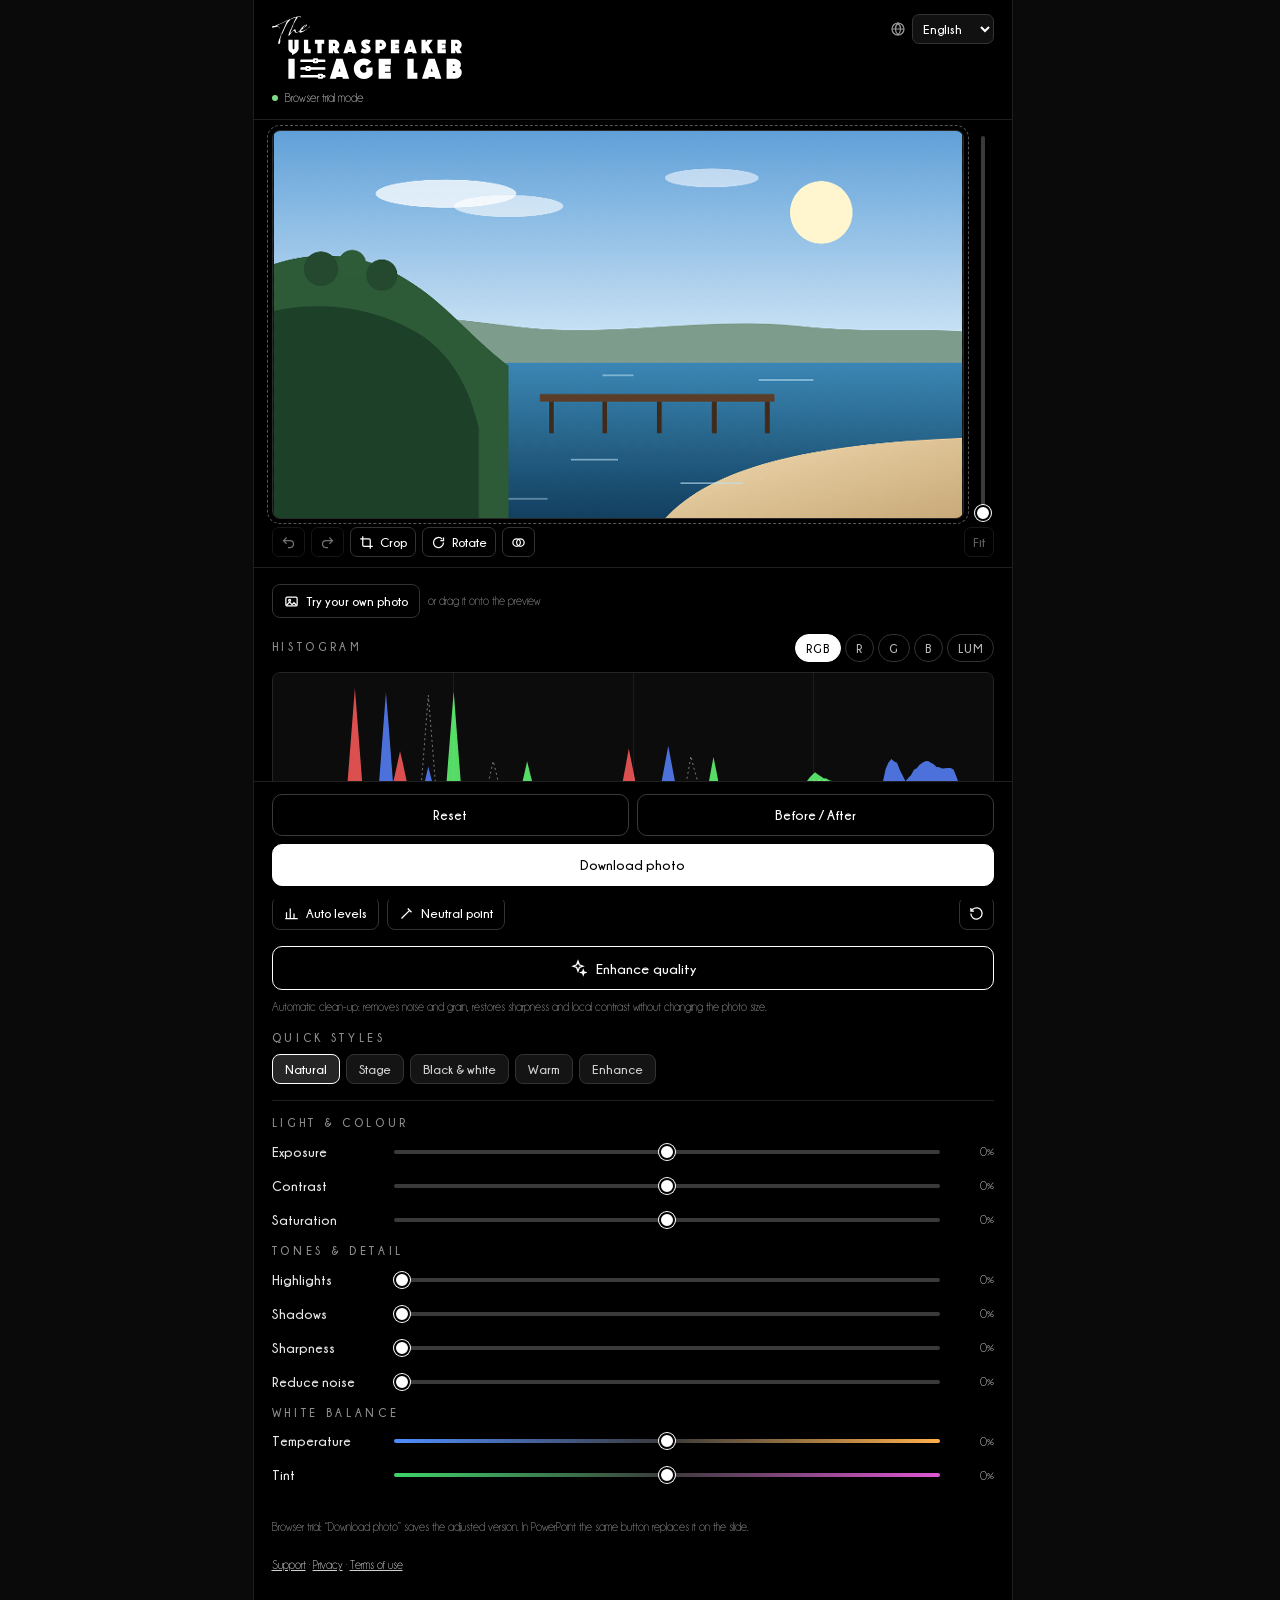
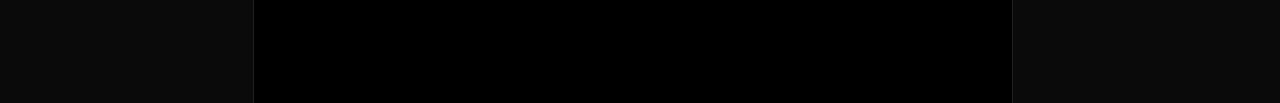
<file: index.html>
<!doctype html>
<html lang="it">
<head>
<meta charset="utf-8">
<meta name="viewport" content="width=device-width, initial-scale=1">
<title>The Ultraspeaker Image Lab</title>
<link rel="icon" type="image/png" sizes="32x32" href="assets/image-lab-icon-32.png">
<link rel="icon" type="image/png" sizes="16x16" href="assets/image-lab-icon-16.png">
<link rel="icon" type="image/svg+xml" href="assets/favicon.svg">
<link rel="apple-touch-icon" href="assets/image-lab-icon-180.png">
<link rel="manifest" href="site.webmanifest">
<meta name="theme-color" content="#000000">
<!-- Office.js: in PowerPoint collega il pannello alla presentazione. Nel browser il pannello parte in modalità prova. -->
<script src="https://appsforoffice.microsoft.com/lib/1/hosted/office.js"></script>
<style>
/* Champagne & Limousines (brand book The Ultraspeaker, p. 17): Regular, Italic, Bold, Bold Italic dalla cartella fonts */
@font-face{font-family:"Champagne & Limousines";font-weight:100 549;font-style:normal;font-display:swap;src:url(fonts/champagne-limousines-regular.woff2) format("woff2")}
@font-face{font-family:"Champagne & Limousines";font-weight:550 900;font-style:normal;font-display:swap;src:url(fonts/champagne-limousines-bold.woff2) format("woff2")}
@font-face{font-family:"Champagne & Limousines";font-weight:100 549;font-style:italic;font-display:swap;src:url(fonts/champagne-limousines-italic.woff2) format("woff2")}
@font-face{font-family:"Champagne & Limousines";font-weight:550 900;font-style:italic;font-display:swap;src:url(fonts/champagne-limousines-bolditalic.woff2) format("woff2")}
:root{
  --bg:#000000; --surface:#0c0c0c; --surface-2:#141414; --ink:#ffffff; --ink-2:#d0d0d0; --ink-3:#8e8e8e;
  --line:#1f1f1f; --line-2:#2a2a2a; --line-3:#3a3a3a; --danger:#b3261e; --ok:#7ddc8a;
  color-scheme:dark;
}
*{box-sizing:border-box}
html{scrollbar-gutter:stable}
html,body{margin:0;min-height:100%}
body{background:var(--bg);color:var(--ink);font:400 14px/1.45 "Champagne & Limousines","Avenir Next","Segoe UI",-apple-system,sans-serif;-webkit-font-smoothing:antialiased}
button,select,input{font:inherit;color:inherit}
button{cursor:pointer}
button:disabled{cursor:default;opacity:.45}
:focus-visible{outline:2px solid #ffffff;outline-offset:2px}
.app{min-height:100vh;display:flex;flex-direction:column}
/* Versione web su computer: colonna centrata, non a tutta pagina */
body.web{background:#0a0a0a}
body.web .app{width:100%;max-width:760px;margin:0 auto;background:var(--bg);border-inline:1px solid var(--line)}
body.web .preview{max-height:46vh}
@media (max-width:560px){body.web .preview{max-height:38vh}}

/* Intestazione */
.brand{flex:none;padding:14px 18px 12px;border-bottom:1px solid var(--line);display:flex;flex-direction:column;gap:10px}
.brand-row{display:flex;align-items:flex-start;justify-content:space-between;gap:10px}
.brandlink{display:block;width:min(190px,58%);border-radius:6px}
.brandlink:hover{opacity:.85}
.lockup{display:block;width:100%;height:auto;margin-top:2px}
.lang{display:flex;align-items:center;gap:6px;flex:none}
.lang svg{width:16px;height:16px;stroke:#9a9a9a;fill:none;stroke-width:1.8}
.lang select{height:30px;padding:0 6px;border-radius:7px;background:#111111;border:1px solid #333333;font-size:13px;font-weight:600}
.status{display:flex;align-items:center;gap:7px;font-size:12.5px;color:#bdbdbd}
.status i{width:6px;height:6px;border-radius:50%;background:var(--ok);flex:none}
.status.off i{background:#555555}
.status.busy i{background:#ffcf80}

/* Contenuto: scorre tutta la pagina, la barra di scorrimento va dall'alto in basso e fa da bordo destro */
.scroll{flex:1;padding:14px 18px 10px;display:flex;flex-direction:column;gap:16px}
.h{font-size:11.5px;font-weight:700;letter-spacing:.32em;text-transform:uppercase;line-height:1.2;color:var(--ink-3)} /* etichette: Bold, maiuscolo, +320 */

/* Anteprima sempre visibile: resta ferma in alto mentre il resto del pannello scorre */
.pin{position:sticky;top:0;z-index:6;background:var(--bg);margin:-14px -18px 0;padding:10px 18px 10px;border-bottom:1px solid var(--line)}
/* Riquadro dell'anteprima: segue la forma della foto fino a 21:9; le foto più larghe restano intere con spazio sopra e sotto */
.pvrow{display:flex;gap:8px;align-items:stretch}
.preview{position:relative;flex:1;min-width:0;aspect-ratio:var(--ar,16/9);max-height:min(200px,32vh);border-radius:8px;overflow:hidden;background:repeating-conic-gradient(#1a1a1a 0 25%,#111111 0 50%) 0 0/16px 16px;border:1px solid var(--line-2);touch-action:pan-x pan-y}
.preview canvas{position:absolute;inset:0;display:block;width:100%;height:100%}
.preview.zoomed canvas{cursor:zoom-in}
.preview.panning canvas{cursor:grabbing}
/* Cursore verticale dello zoom (mouse e trackpad): in basso la foto intera, in alto ingrandita */
.zoombar{flex:none;width:22px;display:flex;justify-content:center;padding:6px 0;cursor:ns-resize;touch-action:none;border-radius:8px}
.zoombar:focus-visible{outline:2px solid #ffffff;outline-offset:1px}
.ztrack{position:relative;width:4px;height:100%;border-radius:2px;background:var(--line-3)}
.zfill{position:absolute;left:0;right:0;bottom:0;border-radius:2px;background:#ffffff}
.zthumb{position:absolute;left:50%;width:16px;height:16px;margin:0 0 -8px -8px;border-radius:50%;background:#ffffff;border:2px solid #000000;box-shadow:0 0 0 1px #ffffff}
@media (hover:none) and (pointer:coarse){.zoombar{display:none}}
/* Barra strumenti sotto l'anteprima */
.tools{display:flex;align-items:center;gap:6px;margin-top:8px}
.tb{height:30px;min-width:30px;padding:0 8px;border-radius:7px;border:1px solid #333333;background:transparent;display:inline-flex;align-items:center;justify-content:center;gap:6px;font-size:13px;font-weight:600;white-space:nowrap}
.tools .tb{flex:none}
@media (max-width:420px){.tools .tb span{display:none}.tools .tb{padding:0 7px}}
.tb svg{width:15px;height:15px;fill:none;stroke:currentColor;stroke-width:2;flex:none}
.tb[aria-pressed="true"]{background:#ffffff;color:#000000;border-color:#ffffff}
.tb.lbl{margin-left:auto;font-variant-numeric:tabular-nums;color:var(--ink-2)}
.zhint{font-size:11.5px;color:var(--ink-3);overflow:hidden;text-overflow:ellipsis;white-space:nowrap;min-width:0}
/* Rotazione */
.rotgrid{position:absolute;inset:0;pointer-events:none;
  background-image:linear-gradient(90deg,rgba(255,255,255,.32) 1px,transparent 1px),linear-gradient(180deg,rgba(255,255,255,.32) 1px,transparent 1px);
  background-size:calc(100% / 6) calc(100% / 4);background-position:-0.5px -0.5px}
.chip.ic{display:inline-flex;align-items:center;gap:6px;font-variant-numeric:tabular-nums}
.chip.ic svg{width:15px;height:15px;fill:none;stroke:currentColor;stroke-width:2}
.rotrow{display:grid;grid-template-columns:auto minmax(0,1fr) auto;align-items:center;gap:10px}
.croppanel input.sl{height:22px;border:0;background:transparent;padding:0;border-radius:0}
@media (max-width:420px){.rotrow{grid-template-columns:minmax(0,1fr) auto}.rotrow input.sl{grid-column:1/-1;grid-row:2}}
.rotrow label{font-size:13.5px;font-weight:600;color:#e6e6e6}
.spin{display:flex;align-items:center;gap:3px}
.croppanel .spin input{width:62px;text-align:right;font-variant-numeric:tabular-nums;-moz-appearance:textfield;appearance:textfield}
.spin input::-webkit-inner-spin-button,.spin input::-webkit-outer-spin-button{-webkit-appearance:none;margin:0}
.spin .deg{color:var(--ink-2);font-size:13.5px}
.arrows{display:flex;flex-direction:column;gap:2px;margin-left:3px}
.arrows button{width:26px;height:15px;border-radius:4px;border:1px solid #333333;background:#111111;display:flex;align-items:center;justify-content:center;padding:0;touch-action:manipulation}
.arrows button svg{width:10px;height:7px;fill:none;stroke:currentColor;stroke-width:1.8}
.arrows button:active{background:#ffffff;color:#000000}
@media (pointer:coarse){.arrows button{width:34px;height:20px}}
/* DuoTone / TriTone */
.duohead{display:flex;align-items:center;justify-content:space-between;gap:8px}
.ghost.sm{height:28px;padding:0 10px;font-size:12.5px}
.seg{display:grid;grid-template-columns:repeat(2,minmax(0,1fr));border:1px solid #333333;border-radius:8px;overflow:hidden}
.seg button{height:32px;border:0;background:transparent;font-size:13px;font-weight:700;letter-spacing:.02em;color:var(--ink-2)}
.seg button+button{border-left:1px solid #333333}
.seg button[aria-pressed="true"]{background:#ffffff;color:#000000}
.dpre{display:grid;grid-template-columns:repeat(4,minmax(0,1fr));gap:10px 8px}
.sw{display:flex;flex-direction:column;gap:5px;padding:0;border:0;background:transparent;font-size:12px;font-weight:600;color:var(--ink-2);text-align:left;min-width:0}
.sw i{display:block;height:28px;border-radius:7px;border:1px solid #333333}
.sw span{overflow:hidden;text-overflow:ellipsis;white-space:nowrap}
.sw[aria-pressed="true"]{color:#ffffff}
.sw[aria-pressed="true"] i{outline:2px solid #ffffff;outline-offset:2px}
.dcols{display:flex;flex-direction:column;gap:10px}
.dcol{display:flex;flex-direction:column;gap:6px}
.dlab{display:flex;align-items:center;justify-content:space-between;gap:8px;font-size:13.5px;font-weight:600;color:#e6e6e6}
.tchk{display:inline-flex;align-items:center;gap:6px;font-size:12.5px;font-weight:600;color:var(--ink-2);cursor:pointer}
.tchk input{width:16px;height:16px;margin:0;accent-color:#ffffff}
.dctl{display:grid;grid-template-columns:40px minmax(0,1fr) 34px;gap:6px;align-items:center}
.croppanel .cpick{width:40px;height:32px;padding:3px;border:1px solid #333333;border-radius:7px;background:#111111;cursor:pointer}
.cpick::-webkit-color-swatch-wrapper{padding:0}
.cpick::-webkit-color-swatch{border:0;border-radius:4px}
.cpick::-moz-color-swatch{border:0;border-radius:4px}
.croppanel .hex{letter-spacing:.06em;text-transform:uppercase;font-variant-numeric:tabular-nums}
.ib{width:34px;height:32px;border-radius:7px;border:1px solid #333333;background:transparent;display:flex;align-items:center;justify-content:center;padding:0}
.ib svg{width:15px;height:15px;fill:none;stroke:currentColor;stroke-width:2}
.ib[aria-pressed="true"]{background:#ffffff;color:#000000;border-color:#ffffff}
.dcol.transp .dctl{opacity:.35;pointer-events:none}
.dswap{display:flex;justify-content:center}
/* Ritaglio */
.cropbox{position:absolute;border:1.5px solid #ffffff;box-shadow:0 0 0 9999px rgba(0,0,0,.58);cursor:move;touch-action:none;
  background-image:linear-gradient(90deg,transparent calc(33.33% - .5px),rgba(255,255,255,.45) calc(33.33% - .5px),rgba(255,255,255,.45) calc(33.33% + .5px),transparent calc(33.33% + .5px),transparent calc(66.66% - .5px),rgba(255,255,255,.45) calc(66.66% - .5px),rgba(255,255,255,.45) calc(66.66% + .5px),transparent calc(66.66% + .5px)),
  linear-gradient(180deg,transparent calc(33.33% - .5px),rgba(255,255,255,.45) calc(33.33% - .5px),rgba(255,255,255,.45) calc(33.33% + .5px),transparent calc(33.33% + .5px),transparent calc(66.66% - .5px),rgba(255,255,255,.45) calc(66.66% - .5px),rgba(255,255,255,.45) calc(66.66% + .5px),transparent calc(66.66% + .5px))}
.ch{position:absolute;width:16px;height:16px;background:#ffffff;border:2px solid #000000;border-radius:4px;touch-action:none}
.ch.nw{left:-2px;top:-2px;cursor:nwse-resize}.ch.ne{right:-2px;top:-2px;cursor:nesw-resize}
.ch.sw{left:-2px;bottom:-2px;cursor:nesw-resize}.ch.se{right:-2px;bottom:-2px;cursor:nwse-resize}
@media (pointer:coarse){.ch{width:24px;height:24px}}
.croppanel{display:flex;flex-direction:column;gap:10px;background:var(--surface-2);border:1px solid var(--line-2);border-radius:10px;padding:12px}
.fld{display:flex;flex-direction:column;gap:5px;font-size:12.5px;color:var(--ink-2)}
.fld select,.fld input,.croppanel select,.croppanel input{height:32px;border-radius:7px;background:#111111;border:1px solid #333333;padding:0 8px;font-size:13.5px;font-weight:600;min-width:0}
.cust{display:grid;grid-template-columns:minmax(0,1fr) auto minmax(0,1fr) auto;gap:6px;align-items:end}
.cust .x{padding-bottom:8px;color:var(--ink-3)}
.warnline{margin:0;font-size:12.5px;line-height:1.45;color:#ffcf80}
.ghost.primary{background:#ffffff;color:#000000;border-color:#ffffff}
.preview.picking canvas{cursor:crosshair}
.badge-orig{position:absolute;left:8px;top:8px;padding:4px 8px;border-radius:5px;background:rgba(0,0,0,.72);font-size:11px;font-weight:700;letter-spacing:.12em;display:none}
.preview.before .badge-orig{display:block}

.hist-head{display:flex;align-items:center;justify-content:space-between;gap:8px;flex-wrap:wrap}
.pills{display:flex;gap:4px}
.pill{height:28px;padding:0 10px;border-radius:14px;border:1px solid #333333;background:transparent;color:#bdbdbd;font-size:12px;font-weight:700;letter-spacing:.08em}
.pill[aria-pressed="true"]{background:#ffffff;color:#000000;border-color:#ffffff}
.hist{position:relative;width:100%;height:132px;border:1px solid #262626;border-radius:8px;background:var(--surface);overflow:hidden}
.hist canvas{display:block;width:100%;height:100%}
.clip{position:absolute;top:6px;font-size:10.5px;font-weight:700;letter-spacing:.1em;background:var(--danger);padding:2px 5px;border-radius:3px;display:none}
.clip.lo{left:6px}.clip.hi{right:6px}
.clip.on{display:block}

.levels{display:flex;flex-direction:column;gap:4px}
.ramp{height:6px;width:100%;border-radius:3px;background:linear-gradient(90deg,#000000,#ffffff);border:1px solid var(--line-2)}
.lvwrap{position:relative;width:calc(100% + 14px);height:24px;margin-left:-7px}
.lv{position:absolute;left:0;top:0;width:100%;height:24px;margin:0;-webkit-appearance:none;appearance:none;background:transparent;pointer-events:none}
.lv:focus-visible{outline:none}
.lv::-webkit-slider-runnable-track{height:24px;background:transparent}
.lv::-moz-range-track{height:24px;background:transparent}
.lv::-webkit-slider-thumb{-webkit-appearance:none;pointer-events:auto;width:14px;height:22px;border-radius:4px;border:1.5px solid #ffffff;cursor:ew-resize}
.lv::-moz-range-thumb{pointer-events:auto;width:11px;height:19px;border-radius:4px;border:1.5px solid #ffffff;cursor:ew-resize}
.lv:focus-visible::-webkit-slider-thumb{box-shadow:0 0 0 2px #4f8dff}
.lv:focus-visible::-moz-range-thumb{box-shadow:0 0 0 2px #4f8dff}
.lv.b::-webkit-slider-thumb{background:#000000}.lv.b::-moz-range-thumb{background:#000000}
.lv.m::-webkit-slider-thumb{background:#7a7a7a}.lv.m::-moz-range-thumb{background:#7a7a7a}
.lv.w::-webkit-slider-thumb{background:#ffffff;border-color:#000000;box-shadow:0 0 0 1px #ffffff}
.lv.w::-moz-range-thumb{background:#ffffff;border-color:#000000}
.lvlabels{position:relative;width:100%;height:32px;margin-top:2px;font-variant-numeric:tabular-nums}
.lvl{position:absolute;top:0;width:96px;display:flex;flex-direction:column;gap:2px}
.lvl b{font-size:14.5px;font-weight:700;line-height:1}
.lvl span{font-size:10.5px;letter-spacing:.12em;line-height:1.2;color:var(--ink-3);white-space:nowrap}

.row{display:flex;gap:8px;align-items:center}
.ghost{height:34px;padding:0 11px;border-radius:8px;border:1px solid #333333;background:transparent;font-size:13px;font-weight:600;display:inline-flex;align-items:center;gap:7px;white-space:nowrap}
.ghost svg{width:15px;height:15px;fill:none;stroke:currentColor;stroke-width:2;flex:none}
.ghost[aria-pressed="true"]{background:#ffffff;color:#000000;border-color:#ffffff}
.ghost.icon{margin-left:auto;padding:0 9px}
.hint{font-size:12.5px;line-height:1.45;color:var(--ink-2);background:var(--surface-2);border:1px solid var(--line-2);border-radius:8px;padding:8px 10px}

.chips{display:flex;gap:6px;flex-wrap:wrap}
.qbox{display:flex;flex-direction:column;gap:8px}
.qbtn{height:44px;border-radius:10px;border:1px solid #ffffff;background:transparent;font-size:14.5px;font-weight:700;display:flex;align-items:center;justify-content:center;gap:9px}
.qbtn svg{width:18px;height:18px;fill:none;stroke:currentColor;stroke-width:1.8}
.qbtn[aria-pressed="true"]{background:#ffffff;color:#000000}
.chip{height:30px;padding:0 12px;border-radius:8px;border:1px solid #333333;background:var(--surface-2);color:var(--ink-2);font-size:13px;font-weight:600;white-space:nowrap}
.chip[aria-pressed="true"]{border-color:#ffffff;color:#ffffff;background:#262626}
.sep{height:1px;background:var(--line);flex:none}

.group{display:flex;flex-direction:column;gap:4px}
.group + .group{margin-top:10px}
.srow{display:grid;grid-template-columns:112px minmax(0,1fr) 44px;align-items:center;gap:10px;min-height:30px}
.srow label{font-size:13.5px;font-weight:600;line-height:1.2;color:#e6e6e6}
.srow output{font-size:13.5px;text-align:right;color:#bdbdbd;font-variant-numeric:tabular-nums}
.sl{-webkit-appearance:none;appearance:none;width:100%;height:22px;margin:0;background:transparent}
.sl:focus-visible{outline:2px solid #ffffff;outline-offset:3px;border-radius:4px}
.sl::-webkit-slider-runnable-track{height:4px;border-radius:2px;background:var(--line-3)}
.sl::-moz-range-track{height:4px;border-radius:2px;background:var(--line-3)}
.sl.bi::-webkit-slider-runnable-track{background:linear-gradient(90deg,#3a3a3a 0,#3a3a3a calc(50% - 1px),#8e8e8e calc(50% - 1px),#8e8e8e calc(50% + 1px),#3a3a3a calc(50% + 1px))}
.sl.bi::-moz-range-track{background:linear-gradient(90deg,#3a3a3a 0,#3a3a3a calc(50% - 1px),#8e8e8e calc(50% - 1px),#8e8e8e calc(50% + 1px),#3a3a3a calc(50% + 1px))}
.sl.temp::-webkit-slider-runnable-track{background:linear-gradient(90deg,#4f8dff,#3a3a3a 50%,#ffb04a)}
.sl.temp::-moz-range-track{background:linear-gradient(90deg,#4f8dff,#3a3a3a 50%,#ffb04a)}
.sl.tint::-webkit-slider-runnable-track{background:linear-gradient(90deg,#3fd46a,#3a3a3a 50%,#e056d3)}
.sl.tint::-moz-range-track{background:linear-gradient(90deg,#3fd46a,#3a3a3a 50%,#e056d3)}
.sl::-webkit-slider-thumb{-webkit-appearance:none;width:16px;height:16px;margin-top:-6px;border-radius:50%;background:#ffffff;border:2px solid #000000;box-shadow:0 0 0 1px #ffffff}
.sl::-moz-range-thumb{width:13px;height:13px;border-radius:50%;background:#ffffff;border:2px solid #000000;box-shadow:0 0 0 1px #ffffff}
.note{font-size:12px;line-height:1.5;color:var(--ink-3)}
.links{margin:-8px 0 0}.links a{color:var(--ink-2)}

.foot{flex:none;position:sticky;bottom:0;z-index:5;background:var(--bg);padding:12px 18px 14px;border-top:1px solid var(--line);display:grid;grid-template-columns:repeat(2,minmax(0,1fr));gap:8px}
.foot.three{grid-template-columns:repeat(3,minmax(0,1fr))}
.fb{height:42px;border-radius:10px;font-size:13.5px;font-weight:700;padding:0 8px;white-space:nowrap;overflow:hidden;text-overflow:ellipsis}
.fb.sec{background:transparent;border:1px solid var(--line-3)}
.fb.sec[aria-pressed="true"]{background:#262626;border-color:#ffffff}
.fb.warn{border-color:#ffcf80;color:#ffcf80}
.fb.pri{grid-column:1/-1;background:#ffffff;color:#000000;border:1px solid #ffffff}

/* Stati vuoti */
.empty{flex:1;display:flex;flex-direction:column;align-items:center;justify-content:center;text-align:center;gap:10px;padding:32px 28px}
.empty img{width:72px;opacity:.9}
.empty h2{margin:4px 0 0;font-size:16.5px;font-weight:600}
.empty p{margin:0;color:var(--ink-3);font-size:13.5px;max-width:260px}
[hidden]{display:none!important}

.drop{position:fixed;inset:10px;z-index:20;border:2px dashed #ffffff;border-radius:14px;background:rgba(0,0,0,.82);display:flex;flex-direction:column;align-items:center;justify-content:center;gap:12px;text-align:center;padding:24px;font-size:15.5px;font-weight:700;pointer-events:none}
.drop img{width:70px;height:auto}
.preview.droppable{outline:1px dashed #555555;outline-offset:4px}
@media (pointer:coarse){.preview.droppable{outline:none}[data-i18n="orDrop"]{display:none}}
.toast{position:fixed;left:50%;bottom:130px;transform:translate(-50%,12px);background:#ffffff;color:#000000;font-weight:700;font-size:13px;padding:9px 14px;border-radius:9px;opacity:0;pointer-events:none;transition:.2s;max-width:calc(100% - 32px);text-align:center}
.toast.show{opacity:1;transform:translate(-50%,0)}
.spinner{width:22px;height:22px;border-radius:50%;border:2px solid #333333;border-top-color:#ffffff;animation:sp 0.8s linear infinite}
@keyframes sp{to{transform:rotate(360deg)}}
</style>
</head>
<body>
<div class="app">
  <header class="brand">
    <div class="brand-row">
      <a class="ext brandlink" href="https://www.theultraspeaker.com/" target="_blank" rel="noopener" title="theultraspeaker.com"><img class="lockup" src="assets/logo-image-lab-white.svg" alt="The Ultraspeaker Image Lab"></a>
      <label class="lang">
        <svg viewBox="0 0 24 24" aria-hidden="true"><circle cx="12" cy="12" r="9"/><path d="M3 12h18M12 3c2.5 2.6 3.8 5.6 3.8 9s-1.3 6.4-3.8 9c-2.5-2.6-3.8-5.6-3.8-9S9.5 5.6 12 3z"/></svg>
        <select id="lang" data-i18n-aria="lang"></select>
      </label>
    </div>
    <div class="status off" id="status"><i></i><span id="statusText"></span></div>
  </header>

  <!-- Nessuna immagine / versione non supportata / caricamento -->
  <section class="empty" id="empty">
    <img src="assets/image-lab-logetto.svg" alt="">
    <h2 id="emptyTitle"></h2>
    <p id="emptyText"></p>
  </section>
  <section class="empty" id="loading" hidden>
    <div class="spinner" aria-hidden="true"></div>
    <p data-i18n="status.loading"></p>
  </section>

  <!-- Editor -->
  <main class="scroll" id="editor" hidden>
    <div class="pin">
      <div class="pvrow">
        <div class="preview" id="preview">
          <canvas id="pv" data-i18n-aria="preview" role="img"></canvas>
          <div class="badge-orig" data-i18n="original"></div>
          <div class="rotgrid" id="rotGrid" hidden></div>
          <div class="cropbox" id="cropBox" hidden>
            <span class="ch nw" data-h="nw"></span><span class="ch ne" data-h="ne"></span><span class="ch sw" data-h="sw"></span><span class="ch se" data-h="se"></span>
          </div>
        </div>
        <div class="zoombar" id="zoombar" role="slider" tabindex="0" aria-orientation="vertical" aria-valuemin="0" aria-valuemax="100" aria-valuenow="0" data-i18n-aria="zoom">
          <div class="ztrack"><div class="zfill" id="zfill"></div><div class="zthumb" id="zthumb"></div></div>
        </div>
      </div>
      <div class="tools">
        <button type="button" class="tb" id="undoBtn" data-i18n-aria="undo" data-i18n-title="undo"><svg viewBox="0 0 24 24" aria-hidden="true"><path d="M9 14L4 9l5-5"/><path d="M4 9h10.5a5.5 5.5 0 0 1 0 11H11"/></svg></button>
        <button type="button" class="tb" id="redoBtn" data-i18n-aria="redo" data-i18n-title="redo"><svg viewBox="0 0 24 24" aria-hidden="true"><path d="M15 14l5-5-5-5"/><path d="M20 9H9.5a5.5 5.5 0 0 0 0 11H13"/></svg></button>
        <button type="button" class="tb" id="cropBtn" aria-pressed="false" data-i18n-title="crop"><svg viewBox="0 0 24 24" aria-hidden="true"><path d="M6 2v14a2 2 0 0 0 2 2h14"/><path d="M18 22V8a2 2 0 0 0-2-2H2"/></svg><span data-i18n="crop"></span></button>
        <button type="button" class="tb" id="rotBtn" aria-pressed="false" aria-controls="rotPanel" data-i18n-title="rotate"><svg viewBox="0 0 24 24" aria-hidden="true"><path d="M20 12a8 8 0 1 1-2.34-5.66"/><path d="M20 4v5h-5"/></svg><span data-i18n="rotate"></span></button>
        <button type="button" class="tb" id="duoBtn" aria-pressed="false" aria-controls="duoPanel" data-i18n-title="duo.tool" data-i18n-aria="duo.tool"><svg viewBox="0 0 24 24" aria-hidden="true"><circle cx="9" cy="12" r="6"/><circle cx="15" cy="12" r="6"/></svg></button>
        <span class="zhint" id="zoomHint"></span>
        <button type="button" class="tb lbl" id="zoomLbl" data-i18n-title="fitTitle"></button>
      </div>
    </div>

    <section class="croppanel" id="duoPanel" hidden>
      <div class="duohead">
        <div class="h" id="duoTitle"></div>
        <button type="button" class="ghost sm" id="duoOn" aria-pressed="false"></button>
      </div>
      <div class="seg" role="group" data-i18n-aria="duo">
        <button type="button" id="duoM2" aria-pressed="true">DuoTone</button>
        <button type="button" id="duoM3" aria-pressed="false">TriTone</button>
      </div>
      <div class="dpre" id="duoPresets"></div>
      <div class="dcols">
        <div class="dcol" id="dRowS">
          <div class="dlab"><span data-i18n="duo.shadows"></span><label class="tchk"><input type="checkbox" id="dTrS"><span data-i18n="duo.transparent"></span></label></div>
          <div class="dctl">
            <input type="color" class="cpick" id="dcS" data-i18n-aria="duo.shadows">
            <input type="text" class="hex" id="dhS" maxlength="7" spellcheck="false" autocomplete="off" data-i18n-aria="duo.shadows">
            <button type="button" class="ib" id="dpS" data-i18n-aria="duo.pick" data-i18n-title="duo.pick"><svg viewBox="0 0 24 24" aria-hidden="true"><path d="M14 4l6 6M17 7l-9.5 9.5L4 20l3.5-3.5L17 7z"/></svg></button>
          </div>
        </div>
        <div class="dcol" id="dRowM">
          <div class="dlab"><span data-i18n="duo.mids"></span></div>
          <div class="dctl">
            <input type="color" class="cpick" id="dcM" data-i18n-aria="duo.mids">
            <input type="text" class="hex" id="dhM" maxlength="7" spellcheck="false" autocomplete="off" data-i18n-aria="duo.mids">
            <button type="button" class="ib" id="dpM" data-i18n-aria="duo.pick" data-i18n-title="duo.pick"><svg viewBox="0 0 24 24" aria-hidden="true"><path d="M14 4l6 6M17 7l-9.5 9.5L4 20l3.5-3.5L17 7z"/></svg></button>
          </div>
        </div>
        <div class="dswap"><button type="button" class="ghost sm" id="duoSwap"><svg viewBox="0 0 24 24" aria-hidden="true"><path d="M7 4v16M7 20l-3-3M7 20l3-3M17 20V4M17 4l-3 3M17 4l3 3"/></svg><span data-i18n="duo.swap"></span></button></div>
        <div class="dcol" id="dRowH">
          <div class="dlab"><span data-i18n="duo.lights"></span><label class="tchk"><input type="checkbox" id="dTrH"><span data-i18n="duo.transparent"></span></label></div>
          <div class="dctl">
            <input type="color" class="cpick" id="dcH" data-i18n-aria="duo.lights">
            <input type="text" class="hex" id="dhH" maxlength="7" spellcheck="false" autocomplete="off" data-i18n-aria="duo.lights">
            <button type="button" class="ib" id="dpH" data-i18n-aria="duo.pick" data-i18n-title="duo.pick"><svg viewBox="0 0 24 24" aria-hidden="true"><path d="M14 4l6 6M17 7l-9.5 9.5L4 20l3.5-3.5L17 7z"/></svg></button>
          </div>
        </div>
      </div>
      <div class="srow" id="dMidRow"><label for="dMid" data-i18n="duo.mid"></label><input id="dMid" class="sl" type="range" min="5" max="95" step="1"><output for="dMid" id="dMidOut"></output></div>
      <div class="srow"><label for="dAmt" data-i18n="duo.amount"></label><input id="dAmt" class="sl" type="range" min="0" max="100" step="1"><output for="dAmt" id="dAmtOut"></output></div>
      <div class="hint" id="duoPickHint" data-i18n="duo.pickHint" hidden></div>
      <p class="note" data-i18n="duo.note" style="margin:0"></p>
      <p class="warnline" id="duoTrNote" data-i18n="duo.trNote" hidden></p>
      <div class="row" style="flex-wrap:wrap">
        <button type="button" class="ghost" id="duoRemove" data-i18n="duo.remove"></button>
        <span style="flex:1"></span>
        <button type="button" class="ghost primary" id="duoDone" data-i18n="rot.done"></button>
      </div>
    </section>
    <section class="croppanel" id="rotPanel" hidden>
      <div class="h" data-i18n="rot.title"></div>
      <div class="chips">
        <button type="button" class="chip ic" id="rotL" data-i18n-aria="rot.left" data-i18n-title="rot.left"><svg viewBox="0 0 24 24" aria-hidden="true"><path d="M4 12a8 8 0 1 0 2.34-5.66"/><path d="M4 4v5h5"/></svg>90°</button>
        <button type="button" class="chip ic" id="rotR" data-i18n-aria="rot.right" data-i18n-title="rot.right"><svg viewBox="0 0 24 24" aria-hidden="true"><path d="M20 12a8 8 0 1 1-2.34-5.66"/><path d="M20 4v5h-5"/></svg>90°</button>
        <button type="button" class="chip ic" id="rot180" data-i18n-aria="rot.half" data-i18n-title="rot.half"><svg viewBox="0 0 24 24" aria-hidden="true"><path d="M7 4v16M7 20l-3-3M7 20l3-3M17 20V4M17 4l-3 3M17 4l3 3"/></svg>180°</button>
      </div>
      <div class="rotrow">
        <label for="rotFine" data-i18n="rot.straighten"></label>
        <input id="rotFine" class="sl bi" type="range" min="-45" max="45" step="0.1" value="0">
        <div class="spin">
          <input id="rotNum" type="number" min="-45" max="45" step="0.1" value="0" inputmode="decimal" data-i18n-aria="rot.straighten">
          <span class="deg">°</span>
          <div class="arrows">
            <button type="button" id="rotUp" data-i18n-aria="rot.up" data-i18n-title="rot.up"><svg viewBox="0 0 12 8" aria-hidden="true"><path d="M2 6.5L6 2.5l4 4"/></svg></button>
            <button type="button" id="rotDown" data-i18n-aria="rot.down" data-i18n-title="rot.down"><svg viewBox="0 0 12 8" aria-hidden="true"><path d="M2 1.5l4 4 4-4"/></svg></button>
          </div>
        </div>
      </div>
      <p class="note" id="rotInfo" style="margin:0"></p>
      <p class="note" data-i18n="rot.hint" style="margin:0"></p>
      <div class="row" style="flex-wrap:wrap">
        <button type="button" class="ghost" id="rotReset" data-i18n="rot.reset"></button>
        <span style="flex:1"></span>
        <button type="button" class="ghost primary" id="rotDone" data-i18n="rot.done"></button>
      </div>
    </section>
    <section class="croppanel" id="cropPanel" hidden>
      <div class="h" data-i18n="crop.title"></div>
      <label class="fld"><span data-i18n="crop.format"></span><select id="cropFmt"></select></label>
      <div class="cust" id="cropCustom" hidden>
        <label class="fld"><span data-i18n="crop.width"></span><input id="cW" type="number" min="1" step="any" inputmode="decimal"></label>
        <span class="x">×</span>
        <label class="fld"><span data-i18n="crop.height"></span><input id="cH" type="number" min="1" step="any" inputmode="decimal"></label>
        <label class="fld"><span data-i18n="crop.unit"></span><select id="cU"><option value="px">px</option><option value="cm">cm</option></select></label>
        <label class="fld" id="cDpiWrap" hidden><span data-i18n="crop.dpi"></span><input id="cDpi" type="number" min="72" max="1200" step="1" value="300" inputmode="numeric"></label>
      </div>
      <div class="row" style="flex-wrap:wrap">
        <button type="button" class="ghost" id="cropSwap"><svg viewBox="0 0 24 24" aria-hidden="true"><rect x="4" y="8" width="11" height="13" rx="1.5"/><path d="M12 3h4a4 4 0 0 1 4 4v4"/><path d="M17 8l3 3 3-3"/></svg><span data-i18n="crop.swap"></span></button>
      </div>
      <p class="note" id="cropInfo" style="margin:0"></p>
      <p class="warnline" id="cropWarn" hidden></p>
      <p class="note" data-i18n="crop.hint" style="margin:0"></p>
      <div class="row" style="flex-wrap:wrap">
        <button type="button" class="ghost" id="cropRemove" data-i18n="crop.remove"></button>
        <span style="flex:1"></span>
        <button type="button" class="ghost" id="cropCancel" data-i18n="crop.cancel"></button>
        <button type="button" class="ghost primary" id="cropApply" data-i18n="crop.apply"></button>
      </div>
    </section>
    <div class="row" id="loadRow" style="flex-wrap:wrap" hidden>
      <button type="button" class="ghost" id="loadBtn"><svg viewBox="0 0 24 24" aria-hidden="true"><rect x="3" y="5" width="18" height="14" rx="2"/><circle cx="9" cy="10" r="1.6"/><path d="M4 18l5-5 4 4 3-3 4 4"/></svg><span data-i18n="loadPhoto"></span></button>
      <span class="note" data-i18n="orDrop"></span>
      <input type="file" id="fileIn" accept="image/*" hidden>
    </div>

    <section style="display:flex;flex-direction:column;gap:10px">
      <div class="hist-head">
        <div class="h" data-i18n="histogram"></div>
        <div class="pills" role="group" data-i18n-aria="channel">
          <button class="pill" type="button" data-ch="rgb" aria-pressed="true">RGB</button>
          <button class="pill" type="button" data-ch="r" aria-pressed="false">R</button>
          <button class="pill" type="button" data-ch="g" aria-pressed="false">G</button>
          <button class="pill" type="button" data-ch="b" aria-pressed="false">B</button>
          <button class="pill" type="button" data-ch="l" aria-pressed="false">LUM</button>
        </div>
      </div>
      <div class="hist">
        <canvas id="hist" data-i18n-aria="histogram" role="img"></canvas>
        <div class="clip lo" id="clipLo" data-i18n="clipLo"></div>
        <div class="clip hi" id="clipHi" data-i18n="clipHi"></div>
      </div>
      <div class="levels">
        <div class="ramp"></div>
        <div class="lvwrap">
          <input class="lv b" id="lvB" type="range" min="0" max="255" step="1" value="0" data-i18n-aria="black">
          <input class="lv w" id="lvW" type="range" min="0" max="255" step="1" value="255" data-i18n-aria="white">
          <input class="lv m" id="lvM" type="range" min="0" max="255" step="1" value="128" data-i18n-aria="mid">
        </div>
        <div class="lvlabels" id="lvLabels">
          <div class="lvl" id="lbB"><b></b><span data-i18n="black"></span></div>
          <div class="lvl" id="lbM"><b></b><span data-i18n="mid"></span></div>
          <div class="lvl" id="lbW"><b></b><span data-i18n="white"></span></div>
        </div>
      </div>
      <div class="row">
        <button type="button" class="ghost" id="autoLv"><svg viewBox="0 0 24 24" aria-hidden="true"><path d="M4 20V10M10 20V4M16 20v-8M22 20H2"/></svg><span data-i18n="autoLevels"></span></button>
        <button type="button" class="ghost" id="pickBtn" aria-pressed="false"><svg viewBox="0 0 24 24" aria-hidden="true"><path d="M14 4l6 6M17 7l-9.5 9.5L4 20l3.5-3.5L17 7z"/></svg><span data-i18n="neutral"></span></button>
        <button type="button" class="ghost icon" id="resetLv" data-i18n-aria="resetLevels" data-i18n-title="resetLevels"><svg viewBox="0 0 24 24" aria-hidden="true"><path d="M3 12a9 9 0 1 0 3-6.7L3 8M3 3v5h5"/></svg></button>
      </div>
      <div class="hint" id="pickHint" data-i18n="pickHint" hidden></div>
    </section>

    <!-- Migliora qualità: pulizia automatica in un clic -->
    <section class="qbox">
      <button type="button" class="qbtn" id="qBtn" aria-pressed="false"><svg viewBox="0 0 24 24" aria-hidden="true"><path d="M12 3l1.8 4.7L18.5 9.5l-4.7 1.8L12 16l-1.8-4.7L5.5 9.5l4.7-1.8z"/><path d="M19 15l.8 2.2 2.2.8-2.2.8L19 21l-.8-2.2L16 18l2.2-.8z"/></svg><span data-i18n="quality"></span></button>
      <p class="note" data-i18n="quality.desc" style="margin:0"></p>
      <div class="srow" id="qRow" hidden>
        <label for="qAmt" data-i18n="quality.amount"></label>
        <input id="qAmt" class="sl" type="range" min="1" max="100" step="1" value="60">
        <output for="qAmt" id="qOut"></output>
      </div>
    </section>

    <section style="display:flex;flex-direction:column;gap:8px">
      <div class="h" data-i18n="quick"></div>
      <div class="chips" id="presets"></div>
    </section>

    <div class="sep"></div>
    <section id="sliders"></section>
    <p class="note" id="note"></p>
    <p class="note links"><a href="support.html" target="_blank" rel="noopener" data-i18n="support"></a> · <a href="privacy.html" target="_blank" rel="noopener" data-i18n="privacy"></a> · <a href="terms.html" target="_blank" rel="noopener" data-i18n="terms"></a></p>
  </main>

  <footer class="foot" id="foot" hidden>
    <button type="button" class="fb sec" id="resetAll" data-i18n="reset"></button>
    <button type="button" class="fb sec" id="beforeBtn" aria-pressed="false" data-i18n="beforeAfter"></button>
    <button type="button" class="fb sec" id="restoreBtn" hidden></button>
    <button type="button" class="fb pri" id="applyBtn"></button>
  </footer>
</div>
<div class="drop" id="drop" hidden><img src="assets/image-lab-logetto.svg" alt=""><span data-i18n="dropHere"></span></div>
<div class="toast" id="toast" role="status" aria-live="polite"></div>

<script src="i18n.js"></script>
<script src="imaging.js"></script>
<script src="app.js"></script>
</body>
</html>
</file>
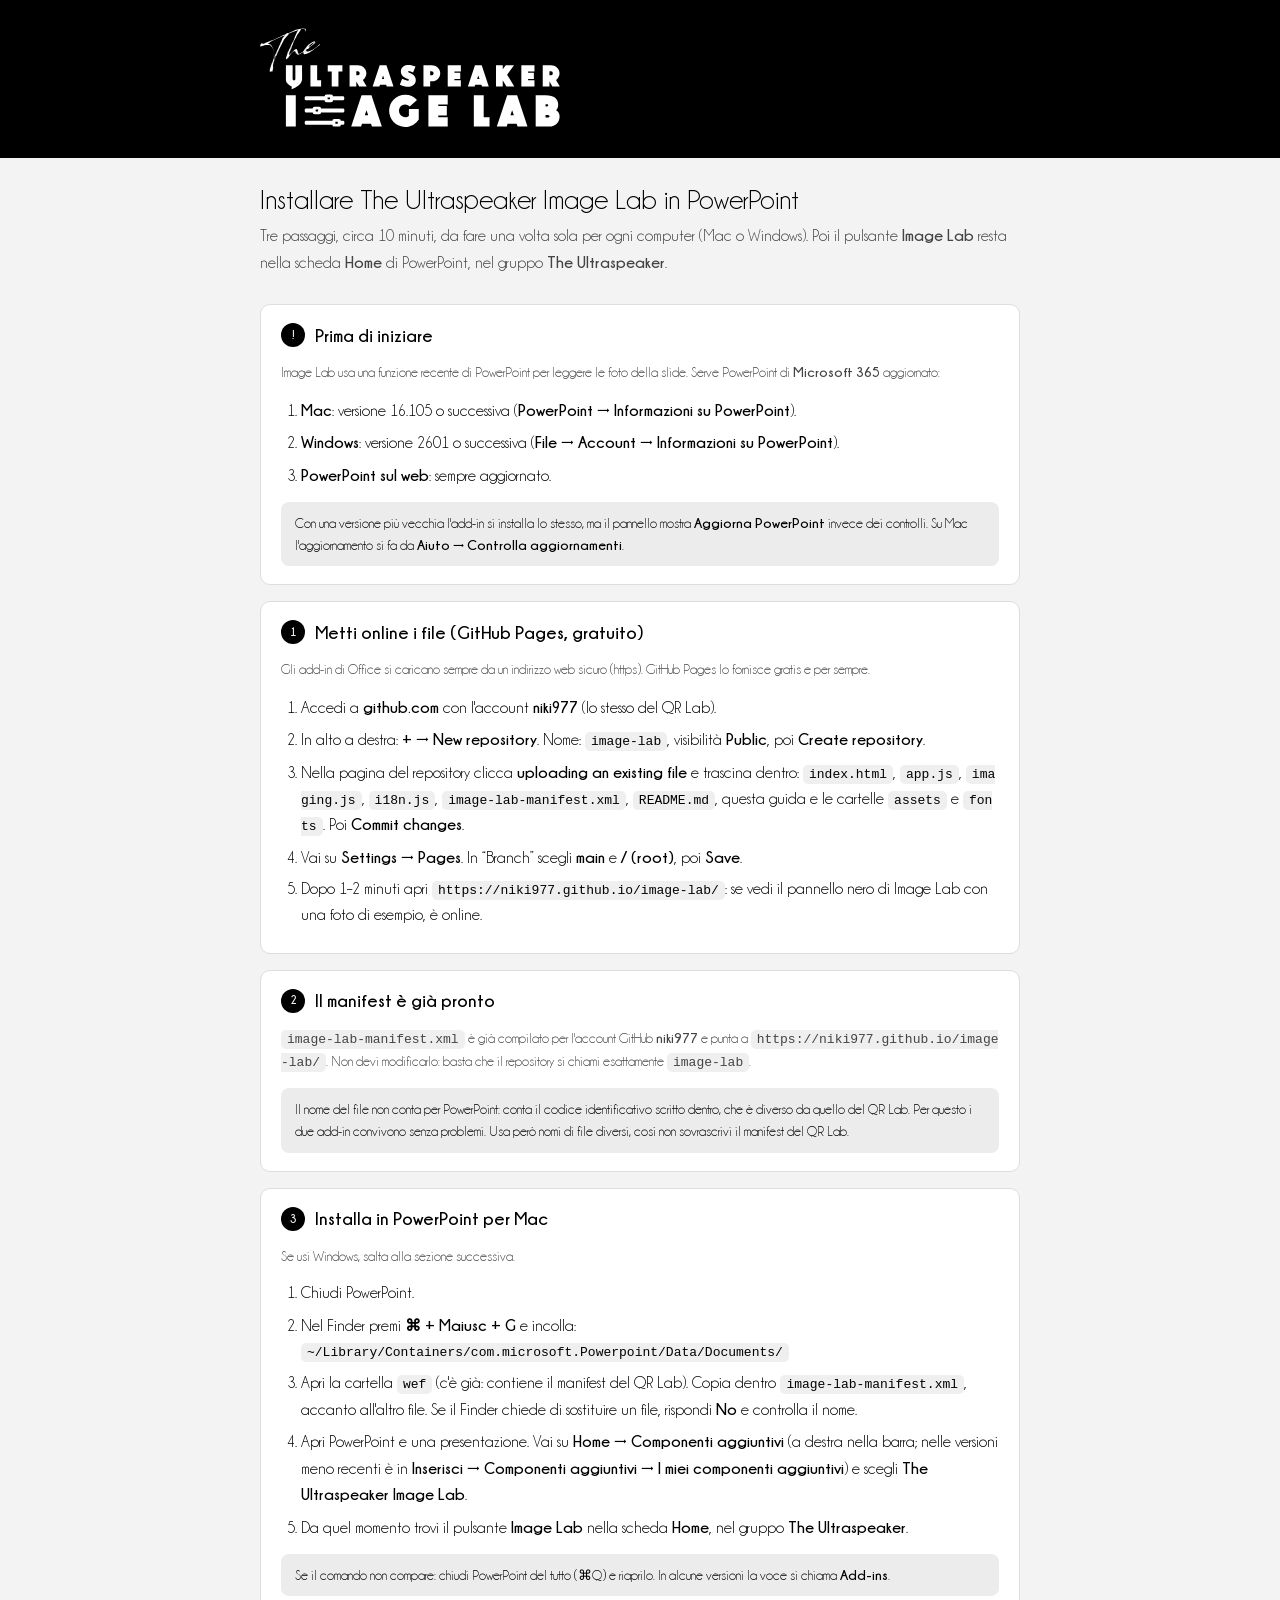
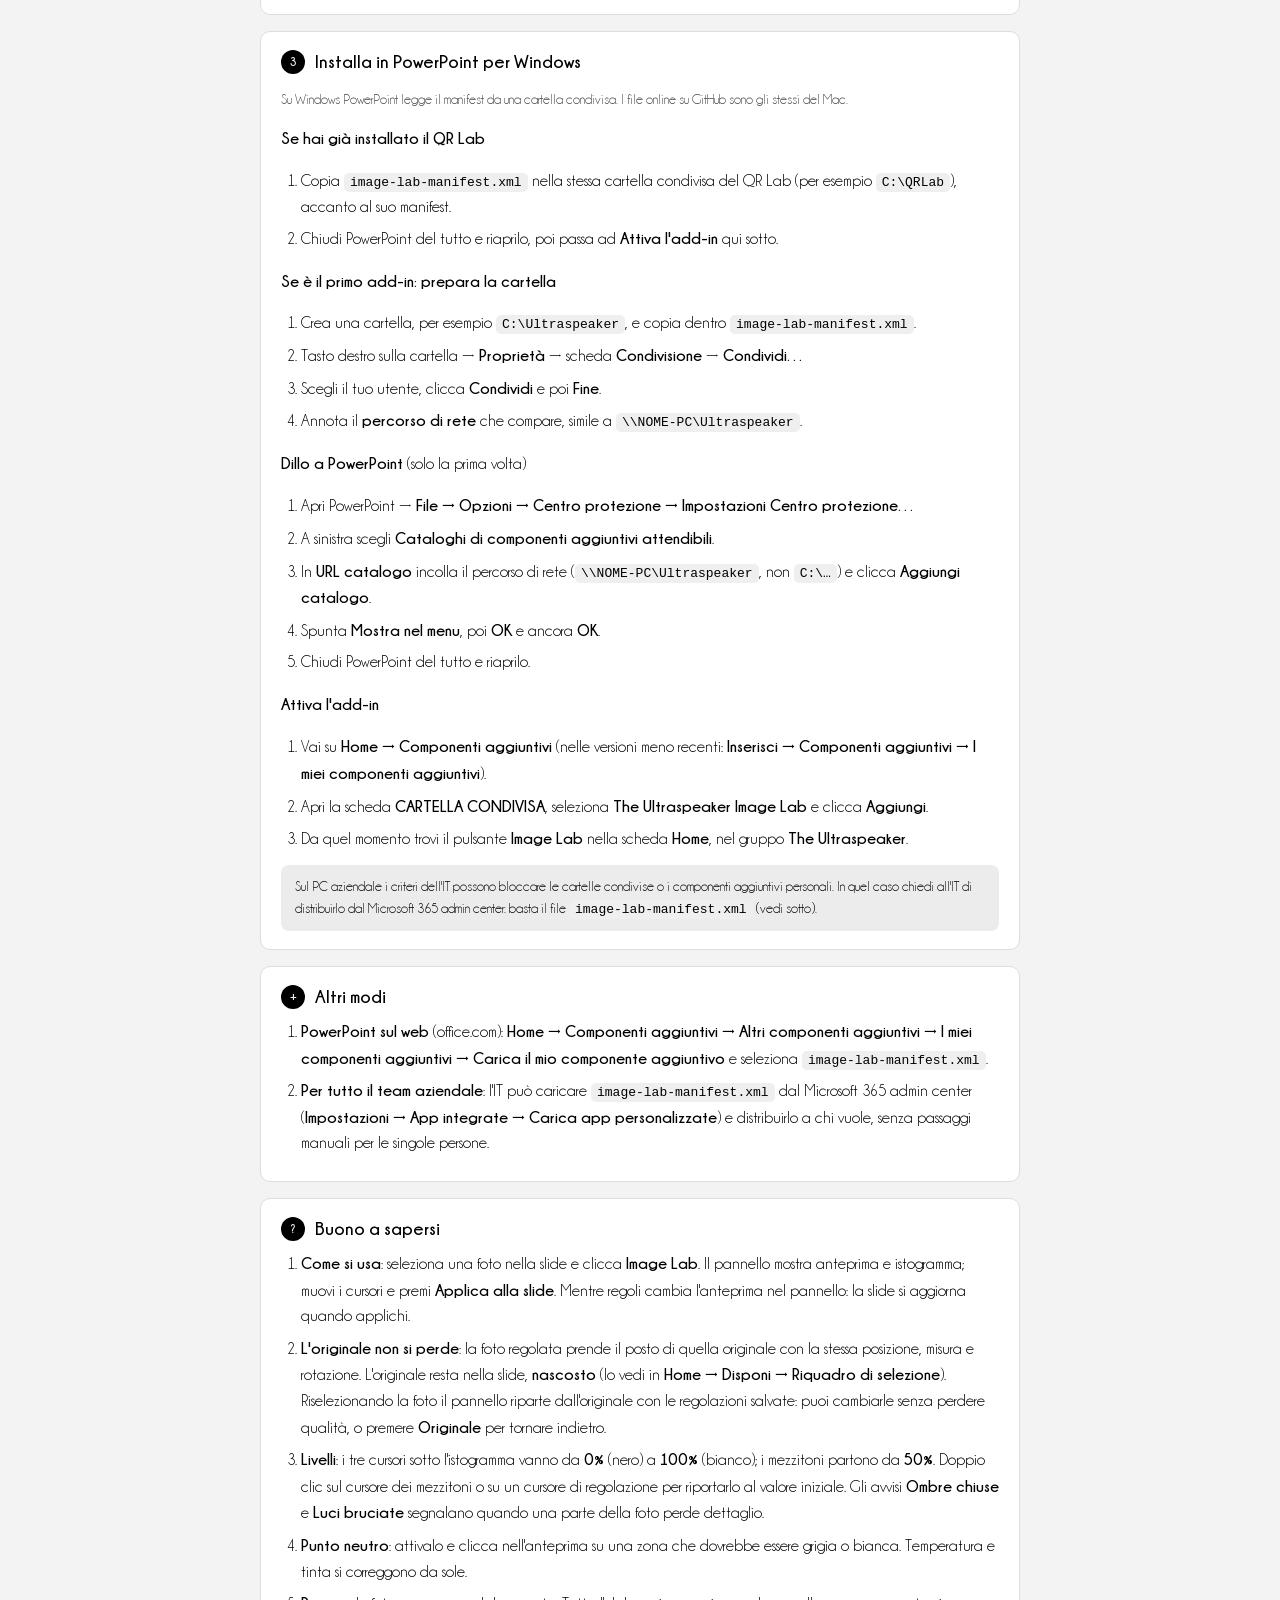
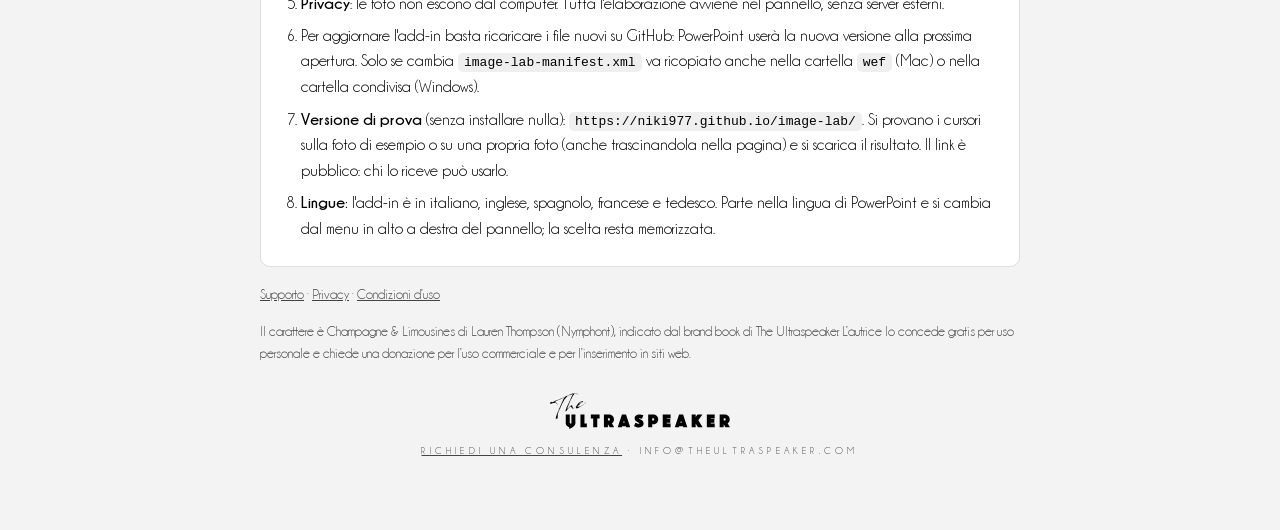
<file: GUIDA-INSTALLAZIONE.html>
<!doctype html>
<html lang="it">
<head>
<meta charset="utf-8">
<meta name="viewport" content="width=device-width, initial-scale=1">
<title>Installare The Ultraspeaker Image Lab</title>
<link rel="icon" type="image/png" sizes="32x32" href="assets/image-lab-icon-32.png">
<link rel="icon" type="image/svg+xml" href="assets/favicon.svg">
<link rel="apple-touch-icon" href="assets/image-lab-icon-180.png">
<style>
/* Champagne & Limousines (brand book The Ultraspeaker, p. 17): Regular, Italic, Bold, Bold Italic dalla cartella fonts */
@font-face{font-family:"Champagne & Limousines";font-weight:100 549;font-style:normal;font-display:swap;src:url(fonts/champagne-limousines-regular.woff2) format("woff2")}
@font-face{font-family:"Champagne & Limousines";font-weight:550 900;font-style:normal;font-display:swap;src:url(fonts/champagne-limousines-bold.woff2) format("woff2")}
@font-face{font-family:"Champagne & Limousines";font-weight:100 549;font-style:italic;font-display:swap;src:url(fonts/champagne-limousines-italic.woff2) format("woff2")}
@font-face{font-family:"Champagne & Limousines";font-weight:550 900;font-style:italic;font-display:swap;src:url(fonts/champagne-limousines-bolditalic.woff2) format("woff2")}
:root{--bg:#f3f3f3;--surface:#fff;--ink:#000;--ink-2:#444;--line:#ddd;--soft:#ececec;--code:#efefef}
@media (prefers-color-scheme: dark){:root{--bg:#000;--surface:#111;--ink:#fff;--ink-2:#c8c8c8;--line:#2a2a2a;--soft:#222;--code:#1c1c1c;color-scheme:dark}}
body{margin:0;background:var(--bg);color:var(--ink);font:400 16px/1.6 "Champagne & Limousines","Avenir Next","Segoe UI",Arial,sans-serif}
header{background:#000;color:#fff;padding:28px 16px 22px}
header .in,main{max-width:760px;margin:0 auto}
header img{display:block;width:min(300px,75%);height:auto}
main{padding:28px 16px 64px}
h1{font-size:28px;font-weight:400;line-height:1.05;margin:0 0 8px;text-wrap:balance}
.lead{color:var(--ink-2);margin:0 0 28px}
section{background:var(--surface);border:1px solid var(--line);border-radius:10px;padding:18px 20px;margin-bottom:16px}
h2{font-size:18px;line-height:1.2;margin:0 0 10px;display:flex;gap:10px;align-items:center}
h2 .n{background:var(--ink);color:var(--bg);border-radius:50%;width:24px;height:24px;display:grid;place-items:center;font-size:12px;flex:none}
p b,li b{font-weight:700}
ol{padding-left:20px;margin:0}li{margin:6px 0}
code{background:var(--code);padding:2px 6px;border-radius:5px;font-size:13px;word-break:break-all;font-family:ui-monospace,Menlo,monospace}
.note{background:var(--soft);border-radius:8px;padding:10px 14px;font-size:14px;margin-top:12px}
.muted{color:var(--ink-2);font-size:14px}
.tag{text-align:center;font-size:10px;letter-spacing:.42em;text-transform:uppercase;color:var(--ink-2);margin-top:28px}
.tag img{display:block;width:180px;height:auto;margin:0 auto 14px}
</style>
</head>
<body>
<header><div class="in">
  <a href="https://www.theultraspeaker.com/" target="_blank" rel="noopener" style="display:inline-block"><img src="assets/logo-image-lab-white.svg" alt="The Ultraspeaker Image Lab"></a>
</div></header>
<main>
<h1>Installare The Ultraspeaker Image Lab in PowerPoint</h1>
<p class="lead">Tre passaggi, circa 10 minuti, da fare una volta sola per ogni computer (Mac o Windows). Poi il pulsante <b>Image Lab</b> resta nella scheda <b>Home</b> di PowerPoint, nel gruppo <b>The Ultraspeaker</b>.</p>

<section>
<h2><span class="n">!</span>Prima di iniziare</h2>
<p class="muted">Image Lab usa una funzione recente di PowerPoint per leggere le foto della slide. Serve PowerPoint di <b>Microsoft 365</b> aggiornato:</p>
<ol>
<li><b>Mac</b>: versione 16.105 o successiva (<b>PowerPoint → Informazioni su PowerPoint</b>).</li>
<li><b>Windows</b>: versione 2601 o successiva (<b>File → Account → Informazioni su PowerPoint</b>).</li>
<li><b>PowerPoint sul web</b>: sempre aggiornato.</li>
</ol>
<div class="note">Con una versione più vecchia l'add-in si installa lo stesso, ma il pannello mostra <b>Aggiorna PowerPoint</b> invece dei controlli. Su Mac l'aggiornamento si fa da <b>Aiuto → Controlla aggiornamenti</b>.</div>
</section>

<section>
<h2><span class="n">1</span>Metti online i file (GitHub Pages, gratuito)</h2>
<p class="muted">Gli add-in di Office si caricano sempre da un indirizzo web sicuro (https). GitHub Pages lo fornisce gratis e per sempre.</p>
<ol>
<li>Accedi a <b>github.com</b> con l'account <b>niki977</b> (lo stesso del QR Lab).</li>
<li>In alto a destra: <b>+ → New repository</b>. Nome: <code>image-lab</code>, visibilità <b>Public</b>, poi <b>Create repository</b>.</li>
<li>Nella pagina del repository clicca <b>uploading an existing file</b> e trascina dentro: <code>index.html</code>, <code>app.js</code>, <code>imaging.js</code>, <code>i18n.js</code>, <code>image-lab-manifest.xml</code>, <code>README.md</code>, questa guida e le cartelle <code>assets</code> e <code>fonts</code>. Poi <b>Commit changes</b>.</li>
<li>Vai su <b>Settings → Pages</b>. In “Branch” scegli <b>main</b> e <b>/ (root)</b>, poi <b>Save</b>.</li>
<li>Dopo 1–2 minuti apri <code>https://niki977.github.io/image-lab/</code>: se vedi il pannello nero di Image Lab con una foto di esempio, è online.</li>
</ol>
</section>

<section>
<h2><span class="n">2</span>Il manifest è già pronto</h2>
<p class="muted"><code>image-lab-manifest.xml</code> è già compilato per l'account GitHub <b>niki977</b> e punta a <code>https://niki977.github.io/image-lab/</code>. Non devi modificarlo: basta che il repository si chiami esattamente <code>image-lab</code>.</p>
<div class="note">Il nome del file non conta per PowerPoint: conta il codice identificativo scritto dentro, che è diverso da quello del QR Lab. Per questo i due add-in convivono senza problemi. Usa però nomi di file diversi, così non sovrascrivi il manifest del QR Lab.</div>
</section>

<section>
<h2><span class="n">3</span>Installa in PowerPoint per Mac</h2>
<p class="muted">Se usi Windows, salta alla sezione successiva.</p>
<ol>
<li>Chiudi PowerPoint.</li>
<li>Nel Finder premi <b>⌘ + Maiusc + G</b> e incolla:<br><code>~/Library/Containers/com.microsoft.Powerpoint/Data/Documents/</code></li>
<li>Apri la cartella <code>wef</code> (c'è già: contiene il manifest del QR Lab). Copia dentro <code>image-lab-manifest.xml</code>, accanto all'altro file. Se il Finder chiede di sostituire un file, rispondi <b>No</b> e controlla il nome.</li>
<li>Apri PowerPoint e una presentazione. Vai su <b>Home → Componenti aggiuntivi</b> (a destra nella barra; nelle versioni meno recenti è in <b>Inserisci → Componenti aggiuntivi → I miei componenti aggiuntivi</b>) e scegli <b>The Ultraspeaker Image Lab</b>.</li>
<li>Da quel momento trovi il pulsante <b>Image Lab</b> nella scheda <b>Home</b>, nel gruppo <b>The Ultraspeaker</b>.</li>
</ol>
<div class="note">Se il comando non compare: chiudi PowerPoint del tutto (⌘Q) e riaprilo. In alcune versioni la voce si chiama <b>Add-ins</b>.</div>
</section>

<section>
<h2><span class="n">3</span>Installa in PowerPoint per Windows</h2>
<p class="muted">Su Windows PowerPoint legge il manifest da una cartella condivisa. I file online su GitHub sono gli stessi del Mac.</p>
<p><b>Se hai già installato il QR Lab</b></p>
<ol>
<li>Copia <code>image-lab-manifest.xml</code> nella stessa cartella condivisa del QR Lab (per esempio <code>C:\QRLab</code>), accanto al suo manifest.</li>
<li>Chiudi PowerPoint del tutto e riaprilo, poi passa ad <b>Attiva l'add-in</b> qui sotto.</li>
</ol>
<p><b>Se è il primo add-in: prepara la cartella</b></p>
<ol>
<li>Crea una cartella, per esempio <code>C:\Ultraspeaker</code>, e copia dentro <code>image-lab-manifest.xml</code>.</li>
<li>Tasto destro sulla cartella → <b>Proprietà</b> → scheda <b>Condivisione</b> → <b>Condividi…</b></li>
<li>Scegli il tuo utente, clicca <b>Condividi</b> e poi <b>Fine</b>.</li>
<li>Annota il <b>percorso di rete</b> che compare, simile a <code>\\NOME-PC\Ultraspeaker</code>.</li>
</ol>
<p><b>Dillo a PowerPoint</b> (solo la prima volta)</p>
<ol>
<li>Apri PowerPoint → <b>File → Opzioni → Centro protezione → Impostazioni Centro protezione…</b></li>
<li>A sinistra scegli <b>Cataloghi di componenti aggiuntivi attendibili</b>.</li>
<li>In <b>URL catalogo</b> incolla il percorso di rete (<code>\\NOME-PC\Ultraspeaker</code>, non <code>C:\…</code>) e clicca <b>Aggiungi catalogo</b>.</li>
<li>Spunta <b>Mostra nel menu</b>, poi <b>OK</b> e ancora <b>OK</b>.</li>
<li>Chiudi PowerPoint del tutto e riaprilo.</li>
</ol>
<p><b>Attiva l'add-in</b></p>
<ol>
<li>Vai su <b>Home → Componenti aggiuntivi</b> (nelle versioni meno recenti: <b>Inserisci → Componenti aggiuntivi → I miei componenti aggiuntivi</b>).</li>
<li>Apri la scheda <b>CARTELLA CONDIVISA</b>, seleziona <b>The Ultraspeaker Image Lab</b> e clicca <b>Aggiungi</b>.</li>
<li>Da quel momento trovi il pulsante <b>Image Lab</b> nella scheda <b>Home</b>, nel gruppo <b>The Ultraspeaker</b>.</li>
</ol>
<div class="note">Sul PC aziendale i criteri dell'IT possono bloccare le cartelle condivise o i componenti aggiuntivi personali. In quel caso chiedi all'IT di distribuirlo dal Microsoft 365 admin center: basta il file <code>image-lab-manifest.xml</code> (vedi sotto).</div>
</section>

<section>
<h2><span class="n">+</span>Altri modi</h2>
<ol>
<li><b>PowerPoint sul web</b> (office.com): <b>Home → Componenti aggiuntivi → Altri componenti aggiuntivi → I miei componenti aggiuntivi → Carica il mio componente aggiuntivo</b> e seleziona <code>image-lab-manifest.xml</code>.</li>
<li><b>Per tutto il team aziendale</b>: l'IT può caricare <code>image-lab-manifest.xml</code> dal Microsoft 365 admin center (<b>Impostazioni → App integrate → Carica app personalizzate</b>) e distribuirlo a chi vuole, senza passaggi manuali per le singole persone.</li>
</ol>
</section>

<section>
<h2><span class="n">?</span>Buono a sapersi</h2>
<ol>
<li><b>Come si usa</b>: seleziona una foto nella slide e clicca <b>Image Lab</b>. Il pannello mostra anteprima e istogramma; muovi i cursori e premi <b>Applica alla slide</b>. Mentre regoli cambia l'anteprima nel pannello: la slide si aggiorna quando applichi.</li>
<li><b>L'originale non si perde</b>: la foto regolata prende il posto di quella originale con la stessa posizione, misura e rotazione. L'originale resta nella slide, <b>nascosto</b> (lo vedi in <b>Home → Disponi → Riquadro di selezione</b>). Riselezionando la foto il pannello riparte dall'originale con le regolazioni salvate: puoi cambiarle senza perdere qualità, o premere <b>Originale</b> per tornare indietro.</li>
<li><b>Livelli</b>: i tre cursori sotto l'istogramma vanno da <b>0%</b> (nero) a <b>100%</b> (bianco); i mezzitoni partono da <b>50%</b>. Doppio clic sul cursore dei mezzitoni o su un cursore di regolazione per riportarlo al valore iniziale. Gli avvisi <b>Ombre chiuse</b> e <b>Luci bruciate</b> segnalano quando una parte della foto perde dettaglio.</li>
<li><b>Punto neutro</b>: attivalo e clicca nell'anteprima su una zona che dovrebbe essere grigia o bianca. Temperatura e tinta si correggono da sole.</li>
<li><b>Privacy</b>: le foto non escono dal computer. Tutta l'elaborazione avviene nel pannello, senza server esterni.</li>
<li>Per aggiornare l'add-in basta ricaricare i file nuovi su GitHub: PowerPoint userà la nuova versione alla prossima apertura. Solo se cambia <code>image-lab-manifest.xml</code> va ricopiato anche nella cartella <code>wef</code> (Mac) o nella cartella condivisa (Windows).</li>
<li><b>Versione di prova</b> (senza installare nulla): <code>https://niki977.github.io/image-lab/</code>. Si provano i cursori sulla foto di esempio o su una propria foto (anche trascinandola nella pagina) e si scarica il risultato. Il link è pubblico: chi lo riceve può usarlo.</li>
<li><b>Lingue:</b> l'add-in è in italiano, inglese, spagnolo, francese e tedesco. Parte nella lingua di PowerPoint e si cambia dal menu in alto a destra del pannello; la scelta resta memorizzata.</li>
</ol>
</section>
<p class="muted"><a href="support.html" style="color:inherit">Supporto</a> · <a href="privacy.html" style="color:inherit">Privacy</a> · <a href="terms.html" style="color:inherit">Condizioni d’uso</a></p>
<p class="muted">Il carattere è Champagne &amp; Limousines di Lauren Thompson (Nymphont), indicato dal brand book di The Ultraspeaker. L’autrice lo concede gratis per uso personale e chiede una donazione per l’uso commerciale e per l’inserimento in siti web.</p>
<p class="tag"><a href="https://www.theultraspeaker.com/" target="_blank" rel="noopener" style="display:block"><picture><source srcset="assets/logo-ultraspeaker-white.svg" media="(prefers-color-scheme: dark)"><img src="assets/logo-ultraspeaker-black.svg" alt="The Ultraspeaker"></picture></a><a href="mailto:info@theultraspeaker.com" style="color:inherit">Richiedi una consulenza</a> · info@theultraspeaker.com</p>
</main>
</body>
</html>
</file>
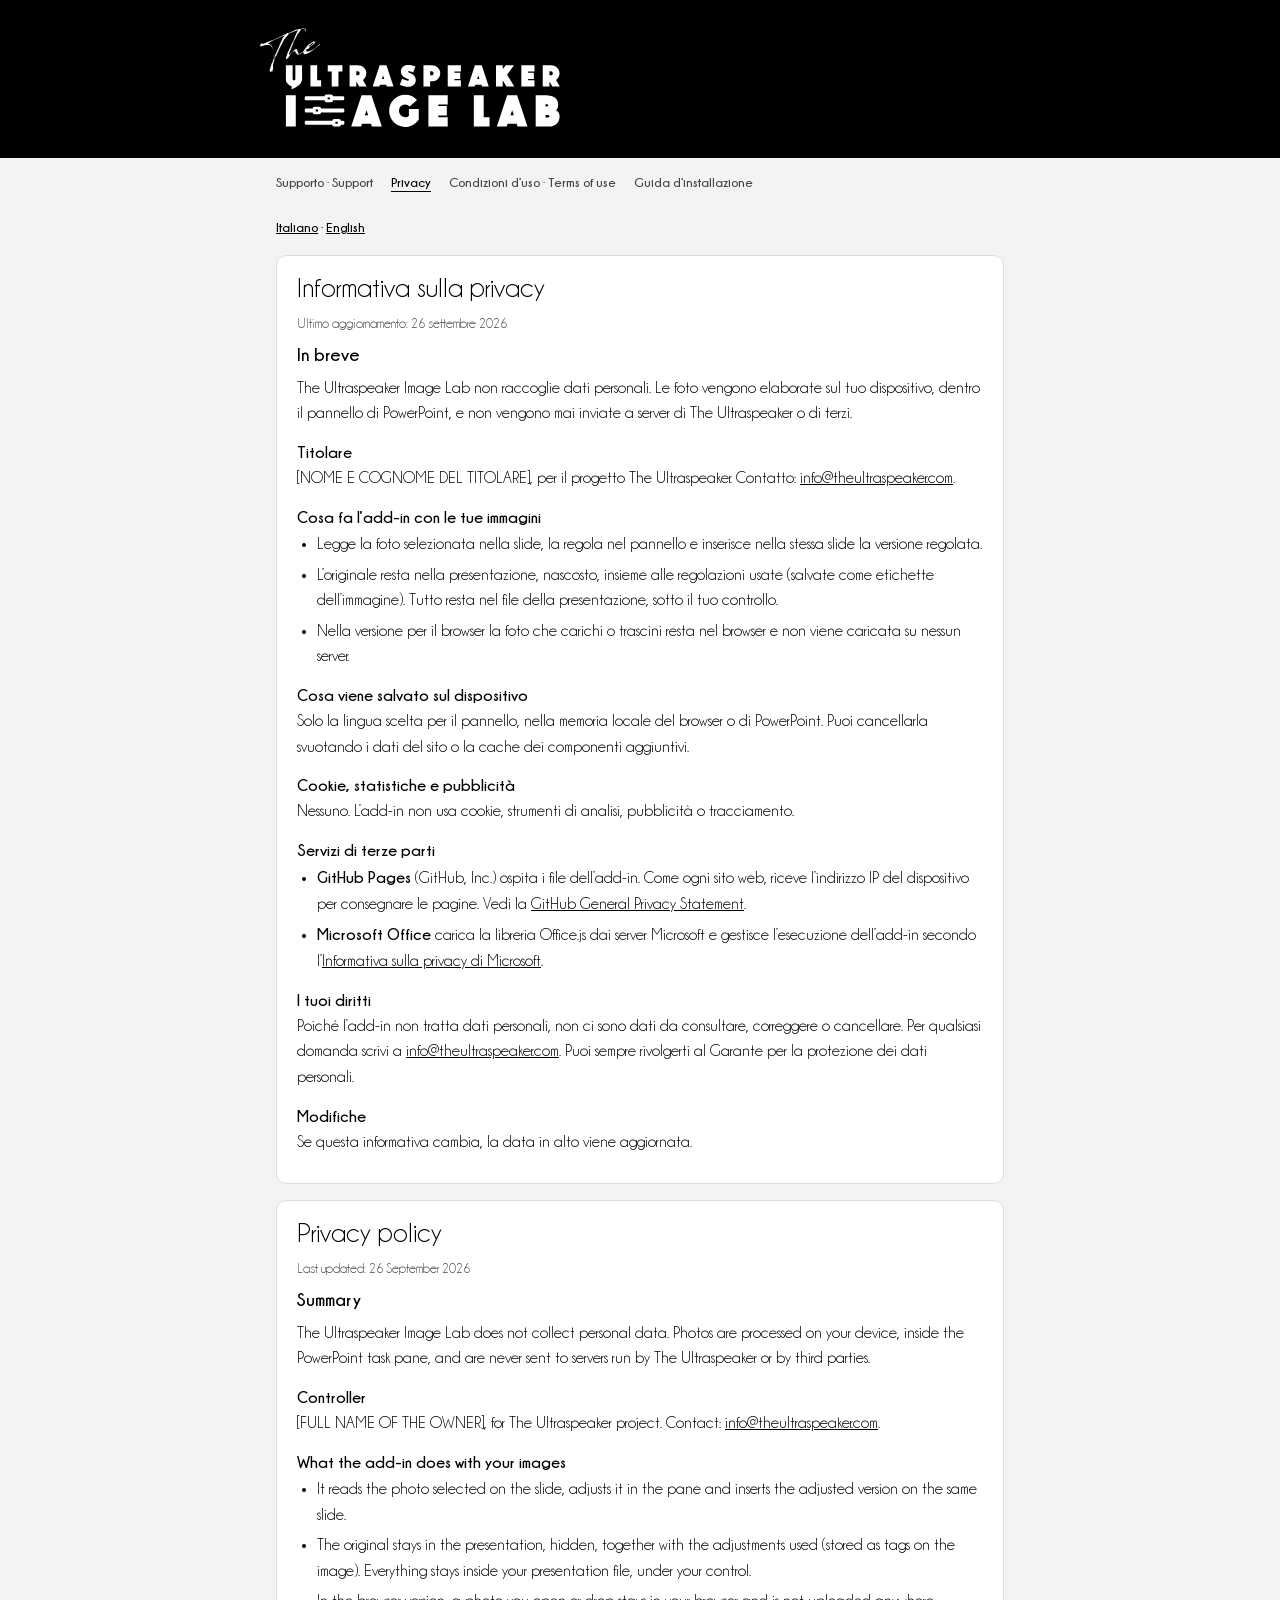
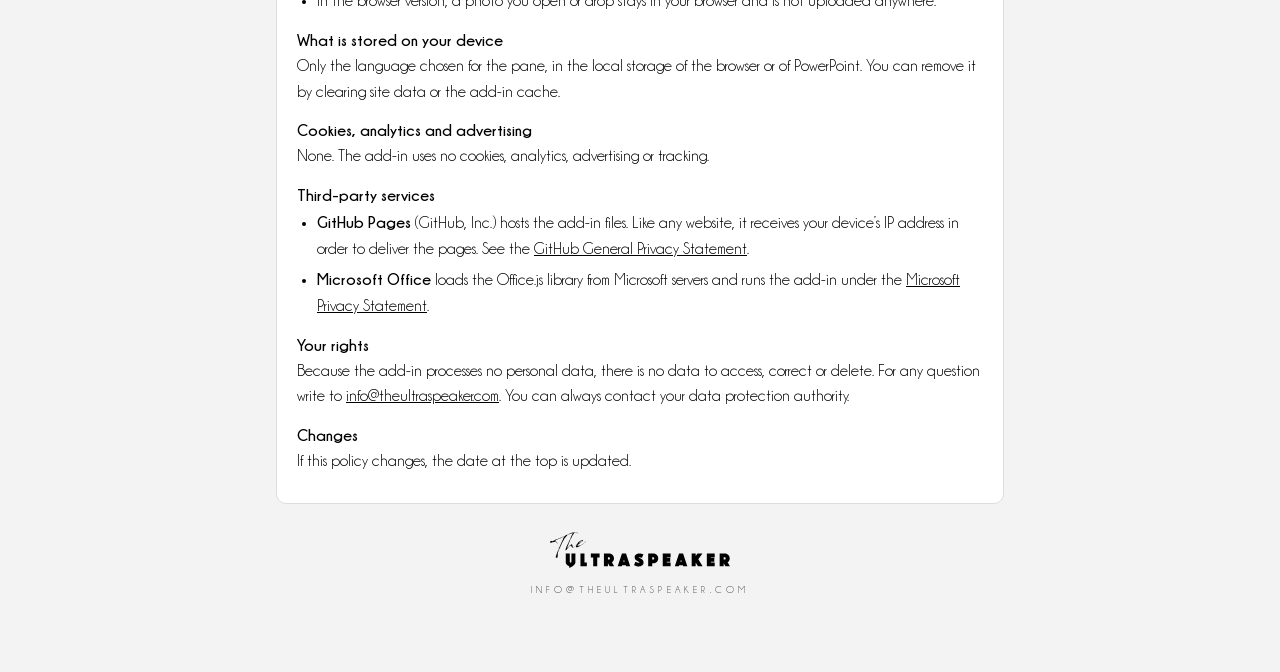
<file: privacy.html>
<!doctype html>
<html lang="it">
<head>
<meta charset="utf-8">
<meta name="viewport" content="width=device-width, initial-scale=1">
<title>Privacy – The Ultraspeaker Image Lab</title>
<link rel="icon" type="image/png" sizes="32x32" href="assets/image-lab-icon-32.png">
<link rel="icon" type="image/svg+xml" href="assets/favicon.svg">
<link rel="apple-touch-icon" href="assets/image-lab-icon-180.png">
<link rel="stylesheet" href="legal.css">
</head>
<body>
<header><div class="in"><a href="https://www.theultraspeaker.com/" target="_blank" rel="noopener" style="display:inline-block"><img src="assets/logo-image-lab-white.svg" alt="The Ultraspeaker Image Lab"></a></div></header>
<nav aria-label="Pagine">
  <a href="support.html">Supporto · Support</a>
  <a href="privacy.html" aria-current="page">Privacy</a>
  <a href="terms.html">Condizioni d’uso · Terms of use</a>
  <a href="GUIDA-INSTALLAZIONE.html">Guida d’installazione</a>
</nav>
<main>
<p class="langs"><a href="#it">Italiano</a> · <a href="#en">English</a></p>

<section id="it" lang="it">
<h1>Informativa sulla privacy</h1>
<p class="muted">Ultimo aggiornamento: 26 settembre 2026</p>

<h2>In breve</h2>
<p>The Ultraspeaker Image Lab non raccoglie dati personali. Le foto vengono elaborate sul tuo dispositivo, dentro il pannello di PowerPoint, e non vengono mai inviate a server di The Ultraspeaker o di terzi.</p>

<h3>Titolare</h3>
<p>[NOME E COGNOME DEL TITOLARE], per il progetto The Ultraspeaker. Contatto: <a href="mailto:info@theultraspeaker.com">info@theultraspeaker.com</a>.</p>

<h3>Cosa fa l’add-in con le tue immagini</h3>
<ul>
<li>Legge la foto selezionata nella slide, la regola nel pannello e inserisce nella stessa slide la versione regolata.</li>
<li>L’originale resta nella presentazione, nascosto, insieme alle regolazioni usate (salvate come etichette dell’immagine). Tutto resta nel file della presentazione, sotto il tuo controllo.</li>
<li>Nella versione per il browser la foto che carichi o trascini resta nel browser e non viene caricata su nessun server.</li>
</ul>

<h3>Cosa viene salvato sul dispositivo</h3>
<p>Solo la lingua scelta per il pannello, nella memoria locale del browser o di PowerPoint. Puoi cancellarla svuotando i dati del sito o la cache dei componenti aggiuntivi.</p>

<h3>Cookie, statistiche e pubblicità</h3>
<p>Nessuno. L’add-in non usa cookie, strumenti di analisi, pubblicità o tracciamento.</p>

<h3>Servizi di terze parti</h3>
<ul>
<li><b>GitHub Pages</b> (GitHub, Inc.) ospita i file dell’add-in. Come ogni sito web, riceve l’indirizzo IP del dispositivo per consegnare le pagine. Vedi la <a href="https://docs.github.com/site-policy/privacy-policies/github-general-privacy-statement">GitHub General Privacy Statement</a>.</li>
<li><b>Microsoft Office</b> carica la libreria Office.js dai server Microsoft e gestisce l’esecuzione dell’add-in secondo l’<a href="https://privacy.microsoft.com/privacystatement">Informativa sulla privacy di Microsoft</a>.</li>
</ul>

<h3>I tuoi diritti</h3>
<p>Poiché l’add-in non tratta dati personali, non ci sono dati da consultare, correggere o cancellare. Per qualsiasi domanda scrivi a <a href="mailto:info@theultraspeaker.com">info@theultraspeaker.com</a>. Puoi sempre rivolgerti al Garante per la protezione dei dati personali.</p>

<h3>Modifiche</h3>
<p>Se questa informativa cambia, la data in alto viene aggiornata.</p>
</section>

<section id="en" lang="en">
<h1>Privacy policy</h1>
<p class="muted">Last updated: 26 September 2026</p>

<h2>Summary</h2>
<p>The Ultraspeaker Image Lab does not collect personal data. Photos are processed on your device, inside the PowerPoint task pane, and are never sent to servers run by The Ultraspeaker or by third parties.</p>

<h3>Controller</h3>
<p>[FULL NAME OF THE OWNER], for The Ultraspeaker project. Contact: <a href="mailto:info@theultraspeaker.com">info@theultraspeaker.com</a>.</p>

<h3>What the add-in does with your images</h3>
<ul>
<li>It reads the photo selected on the slide, adjusts it in the pane and inserts the adjusted version on the same slide.</li>
<li>The original stays in the presentation, hidden, together with the adjustments used (stored as tags on the image). Everything stays inside your presentation file, under your control.</li>
<li>In the browser version, a photo you open or drop stays in your browser and is not uploaded anywhere.</li>
</ul>

<h3>What is stored on your device</h3>
<p>Only the language chosen for the pane, in the local storage of the browser or of PowerPoint. You can remove it by clearing site data or the add-in cache.</p>

<h3>Cookies, analytics and advertising</h3>
<p>None. The add-in uses no cookies, analytics, advertising or tracking.</p>

<h3>Third-party services</h3>
<ul>
<li><b>GitHub Pages</b> (GitHub, Inc.) hosts the add-in files. Like any website, it receives your device’s IP address in order to deliver the pages. See the <a href="https://docs.github.com/site-policy/privacy-policies/github-general-privacy-statement">GitHub General Privacy Statement</a>.</li>
<li><b>Microsoft Office</b> loads the Office.js library from Microsoft servers and runs the add-in under the <a href="https://privacy.microsoft.com/privacystatement">Microsoft Privacy Statement</a>.</li>
</ul>

<h3>Your rights</h3>
<p>Because the add-in processes no personal data, there is no data to access, correct or delete. For any question write to <a href="mailto:info@theultraspeaker.com">info@theultraspeaker.com</a>. You can always contact your data protection authority.</p>

<h3>Changes</h3>
<p>If this policy changes, the date at the top is updated.</p>
</section>

<p class="tag"><a href="https://www.theultraspeaker.com/" target="_blank" rel="noopener" style="display:block"><picture><source srcset="assets/logo-ultraspeaker-white.svg" media="(prefers-color-scheme: dark)"><img src="assets/logo-ultraspeaker-black.svg" alt="The Ultraspeaker"></picture></a>info@theultraspeaker.com</p>
</main>
</body>
</html>
</file>
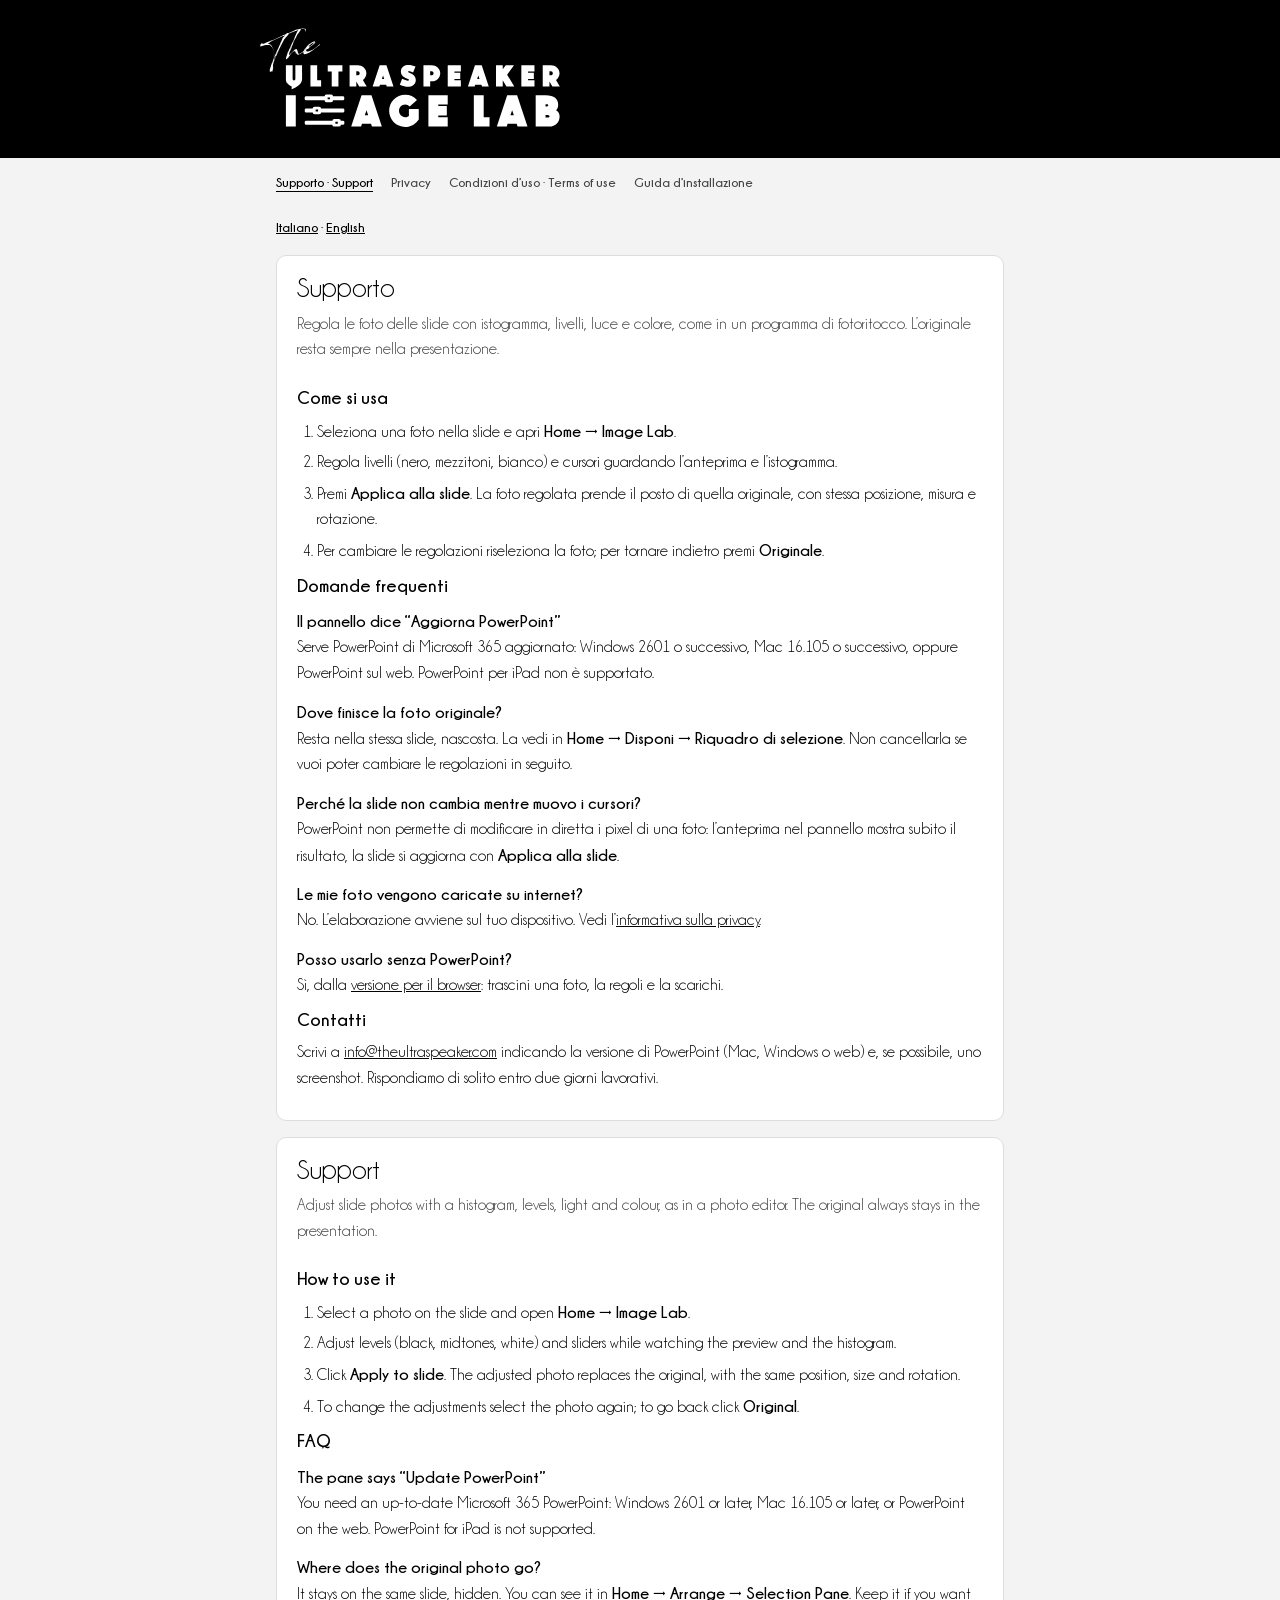
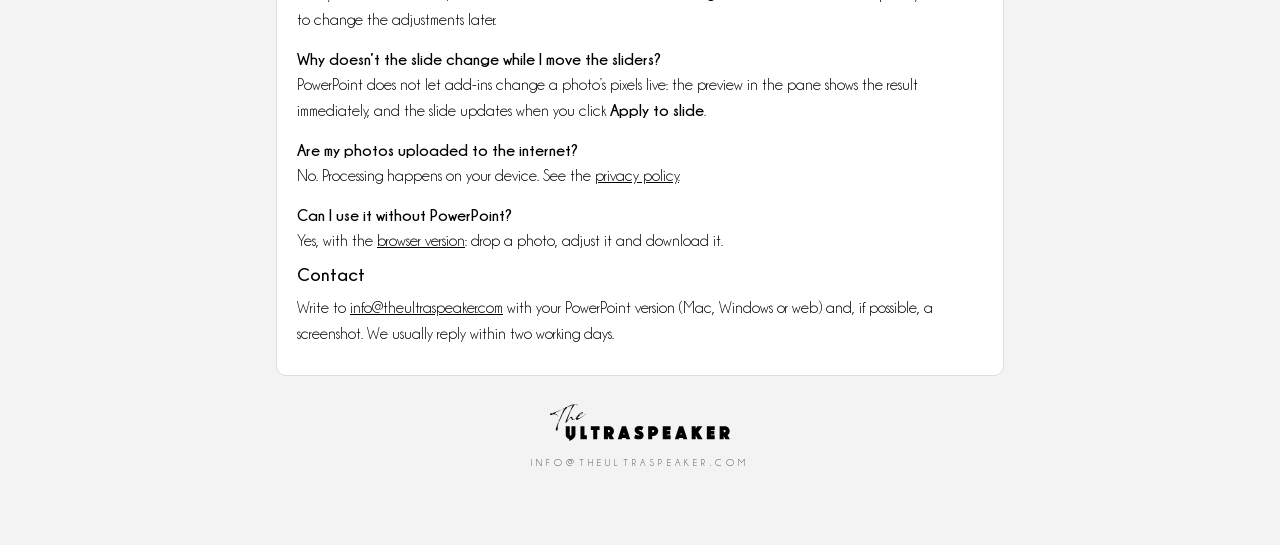
<file: support.html>
<!doctype html>
<html lang="it">
<head>
<meta charset="utf-8">
<meta name="viewport" content="width=device-width, initial-scale=1">
<title>Supporto – The Ultraspeaker Image Lab</title>
<link rel="icon" type="image/png" sizes="32x32" href="assets/image-lab-icon-32.png">
<link rel="icon" type="image/svg+xml" href="assets/favicon.svg">
<link rel="apple-touch-icon" href="assets/image-lab-icon-180.png">
<link rel="stylesheet" href="legal.css">
</head>
<body>
<header><div class="in"><a href="https://www.theultraspeaker.com/" target="_blank" rel="noopener" style="display:inline-block"><img src="assets/logo-image-lab-white.svg" alt="The Ultraspeaker Image Lab"></a></div></header>
<nav aria-label="Pagine">
  <a href="support.html" aria-current="page">Supporto · Support</a>
  <a href="privacy.html">Privacy</a>
  <a href="terms.html">Condizioni d’uso · Terms of use</a>
  <a href="GUIDA-INSTALLAZIONE.html">Guida d’installazione</a>
</nav>
<main>
<p class="langs"><a href="#it">Italiano</a> · <a href="#en">English</a></p>

<section id="it" lang="it">
<h1>Supporto</h1>
<p class="lead">Regola le foto delle slide con istogramma, livelli, luce e colore, come in un programma di fotoritocco. L’originale resta sempre nella presentazione.</p>

<h2>Come si usa</h2>
<ol>
<li>Seleziona una foto nella slide e apri <b>Home → Image Lab</b>.</li>
<li>Regola livelli (nero, mezzitoni, bianco) e cursori guardando l’anteprima e l’istogramma.</li>
<li>Premi <b>Applica alla slide</b>. La foto regolata prende il posto di quella originale, con stessa posizione, misura e rotazione.</li>
<li>Per cambiare le regolazioni riseleziona la foto; per tornare indietro premi <b>Originale</b>.</li>
</ol>

<h2>Domande frequenti</h2>
<h3>Il pannello dice “Aggiorna PowerPoint”</h3>
<p>Serve PowerPoint di Microsoft 365 aggiornato: Windows 2601 o successivo, Mac 16.105 o successivo, oppure PowerPoint sul web. PowerPoint per iPad non è supportato.</p>
<h3>Dove finisce la foto originale?</h3>
<p>Resta nella stessa slide, nascosta. La vedi in <b>Home → Disponi → Riquadro di selezione</b>. Non cancellarla se vuoi poter cambiare le regolazioni in seguito.</p>
<h3>Perché la slide non cambia mentre muovo i cursori?</h3>
<p>PowerPoint non permette di modificare in diretta i pixel di una foto: l’anteprima nel pannello mostra subito il risultato, la slide si aggiorna con <b>Applica alla slide</b>.</p>
<h3>Le mie foto vengono caricate su internet?</h3>
<p>No. L’elaborazione avviene sul tuo dispositivo. Vedi l’<a href="privacy.html">informativa sulla privacy</a>.</p>
<h3>Posso usarlo senza PowerPoint?</h3>
<p>Sì, dalla <a href="index.html">versione per il browser</a>: trascini una foto, la regoli e la scarichi.</p>

<h2>Contatti</h2>
<p>Scrivi a <a href="mailto:info@theultraspeaker.com">info@theultraspeaker.com</a> indicando la versione di PowerPoint (Mac, Windows o web) e, se possibile, uno screenshot. Rispondiamo di solito entro due giorni lavorativi.</p>
</section>

<section id="en" lang="en">
<h1>Support</h1>
<p class="lead">Adjust slide photos with a histogram, levels, light and colour, as in a photo editor. The original always stays in the presentation.</p>

<h2>How to use it</h2>
<ol>
<li>Select a photo on the slide and open <b>Home → Image Lab</b>.</li>
<li>Adjust levels (black, midtones, white) and sliders while watching the preview and the histogram.</li>
<li>Click <b>Apply to slide</b>. The adjusted photo replaces the original, with the same position, size and rotation.</li>
<li>To change the adjustments select the photo again; to go back click <b>Original</b>.</li>
</ol>

<h2>FAQ</h2>
<h3>The pane says “Update PowerPoint”</h3>
<p>You need an up-to-date Microsoft 365 PowerPoint: Windows 2601 or later, Mac 16.105 or later, or PowerPoint on the web. PowerPoint for iPad is not supported.</p>
<h3>Where does the original photo go?</h3>
<p>It stays on the same slide, hidden. You can see it in <b>Home → Arrange → Selection Pane</b>. Keep it if you want to change the adjustments later.</p>
<h3>Why doesn’t the slide change while I move the sliders?</h3>
<p>PowerPoint does not let add-ins change a photo’s pixels live: the preview in the pane shows the result immediately, and the slide updates when you click <b>Apply to slide</b>.</p>
<h3>Are my photos uploaded to the internet?</h3>
<p>No. Processing happens on your device. See the <a href="privacy.html">privacy policy</a>.</p>
<h3>Can I use it without PowerPoint?</h3>
<p>Yes, with the <a href="index.html">browser version</a>: drop a photo, adjust it and download it.</p>

<h2>Contact</h2>
<p>Write to <a href="mailto:info@theultraspeaker.com">info@theultraspeaker.com</a> with your PowerPoint version (Mac, Windows or web) and, if possible, a screenshot. We usually reply within two working days.</p>
</section>

<p class="tag"><a href="https://www.theultraspeaker.com/" target="_blank" rel="noopener" style="display:block"><picture><source srcset="assets/logo-ultraspeaker-white.svg" media="(prefers-color-scheme: dark)"><img src="assets/logo-ultraspeaker-black.svg" alt="The Ultraspeaker"></picture></a>info@theultraspeaker.com</p>
</main>
</body>
</html>
</file>
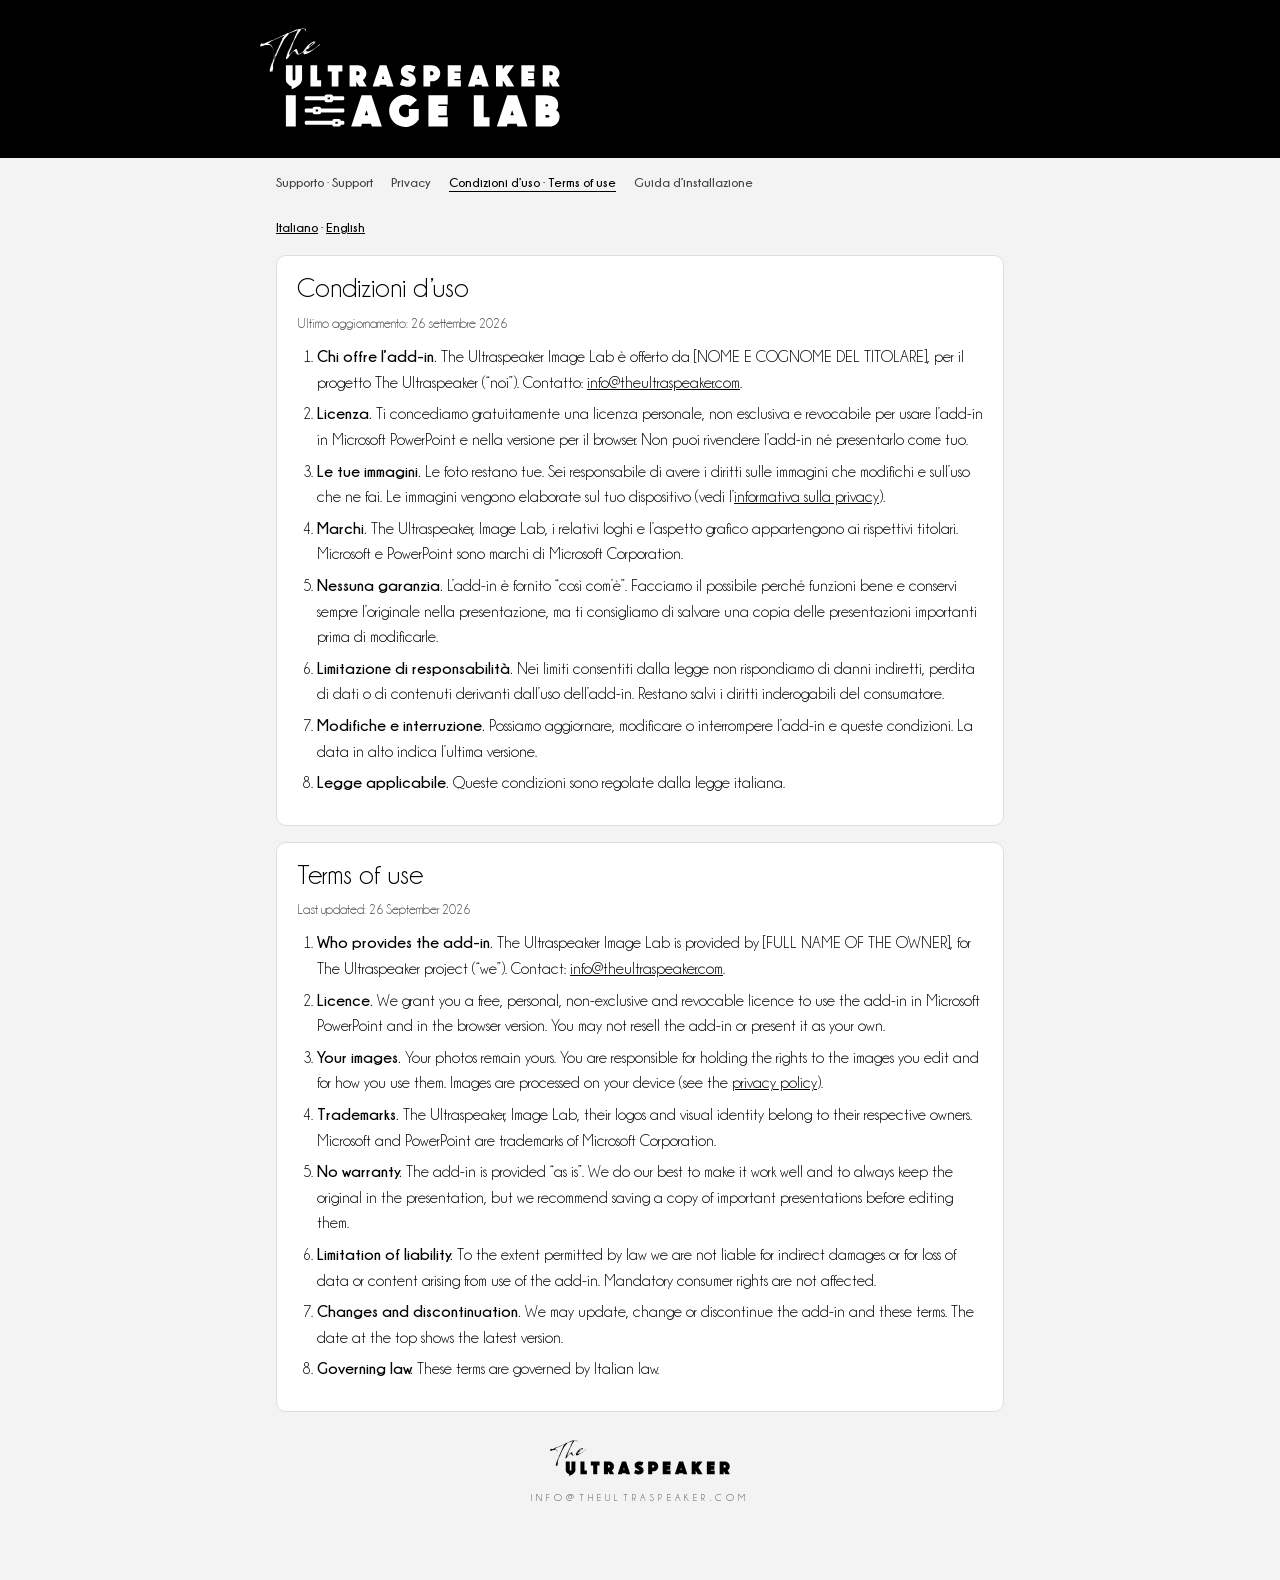
<file: terms.html>
<!doctype html>
<html lang="it">
<head>
<meta charset="utf-8">
<meta name="viewport" content="width=device-width, initial-scale=1">
<title>Condizioni d’uso – The Ultraspeaker Image Lab</title>
<link rel="icon" type="image/png" sizes="32x32" href="assets/image-lab-icon-32.png">
<link rel="icon" type="image/svg+xml" href="assets/favicon.svg">
<link rel="apple-touch-icon" href="assets/image-lab-icon-180.png">
<link rel="stylesheet" href="legal.css">
</head>
<body>
<header><div class="in"><a href="https://www.theultraspeaker.com/" target="_blank" rel="noopener" style="display:inline-block"><img src="assets/logo-image-lab-white.svg" alt="The Ultraspeaker Image Lab"></a></div></header>
<nav aria-label="Pagine">
  <a href="support.html">Supporto · Support</a>
  <a href="privacy.html">Privacy</a>
  <a href="terms.html" aria-current="page">Condizioni d’uso · Terms of use</a>
  <a href="GUIDA-INSTALLAZIONE.html">Guida d’installazione</a>
</nav>
<main>
<p class="langs"><a href="#it">Italiano</a> · <a href="#en">English</a></p>

<section id="it" lang="it">
<h1>Condizioni d’uso</h1>
<p class="muted">Ultimo aggiornamento: 26 settembre 2026</p>
<ol>
<li><b>Chi offre l’add-in.</b> The Ultraspeaker Image Lab è offerto da [NOME E COGNOME DEL TITOLARE], per il progetto The Ultraspeaker (“noi”). Contatto: <a href="mailto:info@theultraspeaker.com">info@theultraspeaker.com</a>.</li>
<li><b>Licenza.</b> Ti concediamo gratuitamente una licenza personale, non esclusiva e revocabile per usare l’add-in in Microsoft PowerPoint e nella versione per il browser. Non puoi rivendere l’add-in né presentarlo come tuo.</li>
<li><b>Le tue immagini.</b> Le foto restano tue. Sei responsabile di avere i diritti sulle immagini che modifichi e sull’uso che ne fai. Le immagini vengono elaborate sul tuo dispositivo (vedi l’<a href="privacy.html">informativa sulla privacy</a>).</li>
<li><b>Marchi.</b> The Ultraspeaker, Image Lab, i relativi loghi e l’aspetto grafico appartengono ai rispettivi titolari. Microsoft e PowerPoint sono marchi di Microsoft Corporation.</li>
<li><b>Nessuna garanzia.</b> L’add-in è fornito “così com’è”. Facciamo il possibile perché funzioni bene e conservi sempre l’originale nella presentazione, ma ti consigliamo di salvare una copia delle presentazioni importanti prima di modificarle.</li>
<li><b>Limitazione di responsabilità.</b> Nei limiti consentiti dalla legge non rispondiamo di danni indiretti, perdita di dati o di contenuti derivanti dall’uso dell’add-in. Restano salvi i diritti inderogabili del consumatore.</li>
<li><b>Modifiche e interruzione.</b> Possiamo aggiornare, modificare o interrompere l’add-in e queste condizioni. La data in alto indica l’ultima versione.</li>
<li><b>Legge applicabile.</b> Queste condizioni sono regolate dalla legge italiana.</li>
</ol>
</section>

<section id="en" lang="en">
<h1>Terms of use</h1>
<p class="muted">Last updated: 26 September 2026</p>
<ol>
<li><b>Who provides the add-in.</b> The Ultraspeaker Image Lab is provided by [FULL NAME OF THE OWNER], for The Ultraspeaker project (“we”). Contact: <a href="mailto:info@theultraspeaker.com">info@theultraspeaker.com</a>.</li>
<li><b>Licence.</b> We grant you a free, personal, non-exclusive and revocable licence to use the add-in in Microsoft PowerPoint and in the browser version. You may not resell the add-in or present it as your own.</li>
<li><b>Your images.</b> Your photos remain yours. You are responsible for holding the rights to the images you edit and for how you use them. Images are processed on your device (see the <a href="privacy.html">privacy policy</a>).</li>
<li><b>Trademarks.</b> The Ultraspeaker, Image Lab, their logos and visual identity belong to their respective owners. Microsoft and PowerPoint are trademarks of Microsoft Corporation.</li>
<li><b>No warranty.</b> The add-in is provided “as is”. We do our best to make it work well and to always keep the original in the presentation, but we recommend saving a copy of important presentations before editing them.</li>
<li><b>Limitation of liability.</b> To the extent permitted by law we are not liable for indirect damages or for loss of data or content arising from use of the add-in. Mandatory consumer rights are not affected.</li>
<li><b>Changes and discontinuation.</b> We may update, change or discontinue the add-in and these terms. The date at the top shows the latest version.</li>
<li><b>Governing law.</b> These terms are governed by Italian law.</li>
</ol>
</section>

<p class="tag"><a href="https://www.theultraspeaker.com/" target="_blank" rel="noopener" style="display:block"><picture><source srcset="assets/logo-ultraspeaker-white.svg" media="(prefers-color-scheme: dark)"><img src="assets/logo-ultraspeaker-black.svg" alt="The Ultraspeaker"></picture></a>info@theultraspeaker.com</p>
</main>
</body>
</html>
</file>
<file: legal.css>
/* The Ultraspeaker Image Lab – stile comune di guida, supporto, privacy e condizioni d'uso */
/* Carattere: Champagne & Limousines (brand book The Ultraspeaker, p. 17): Regular, Italic, Bold, Bold Italic dalla cartella fonts */
@font-face{font-family:"Champagne & Limousines";font-weight:100 549;font-style:normal;font-display:swap;src:url(fonts/champagne-limousines-regular.woff2) format("woff2")}
@font-face{font-family:"Champagne & Limousines";font-weight:550 900;font-style:normal;font-display:swap;src:url(fonts/champagne-limousines-bold.woff2) format("woff2")}
@font-face{font-family:"Champagne & Limousines";font-weight:100 549;font-style:italic;font-display:swap;src:url(fonts/champagne-limousines-italic.woff2) format("woff2")}
@font-face{font-family:"Champagne & Limousines";font-weight:550 900;font-style:italic;font-display:swap;src:url(fonts/champagne-limousines-bolditalic.woff2) format("woff2")}
:root{--bg:#f3f3f3;--surface:#fff;--ink:#000;--ink-2:#444;--line:#ddd;--soft:#ececec;--code:#efefef}
@media (prefers-color-scheme: dark){:root{--bg:#000;--surface:#111;--ink:#fff;--ink-2:#c8c8c8;--line:#2a2a2a;--soft:#222;--code:#1c1c1c;color-scheme:dark}}
*{box-sizing:border-box}
body{margin:0;background:var(--bg);color:var(--ink);font:400 16px/1.6 "Champagne & Limousines","Avenir Next","Segoe UI",Arial,sans-serif}
header{background:#000;color:#fff;padding:28px 16px 22px}
header .in,main,nav{max-width:760px;margin:0 auto}
header img{display:block;width:min(300px,75%);height:auto}
nav{display:flex;flex-wrap:wrap;gap:6px 18px;padding:14px 16px 0;font-size:13px;font-weight:700}
nav a{color:var(--ink-2);text-decoration:none}nav a[aria-current="page"]{color:var(--ink);text-decoration:underline;text-underline-offset:4px}
main{padding:24px 16px 64px}
h1{font-size:28px;font-weight:400;line-height:1.05;margin:0 0 8px;text-wrap:balance}
.lead{color:var(--ink-2);margin:0 0 24px}
section{background:var(--surface);border:1px solid var(--line);border-radius:10px;padding:18px 20px;margin-bottom:16px}
h2{font-size:18px;line-height:1.2;margin:0 0 10px}
h3{font-size:16px;line-height:1.2;margin:16px 0 4px}
p{margin:0 0 10px}
ol,ul{padding-left:20px;margin:0 0 10px}li{margin:5px 0}
b{font-weight:700}
a{color:inherit}
code{background:var(--code);padding:2px 6px;border-radius:5px;font-size:13px;word-break:break-all;font-family:ui-monospace,Menlo,monospace}
.note{background:var(--soft);border-radius:8px;padding:10px 14px;font-size:14px;margin-top:12px}
.muted{color:var(--ink-2);font-size:14px}
.langs{font-size:13px;font-weight:700;margin:0 0 18px}
.tag{text-align:center;font-size:10px;letter-spacing:.42em;text-transform:uppercase;color:var(--ink-2);margin-top:28px}
.tag img{display:block;width:180px;height:auto;margin:0 auto 14px}
</file>
